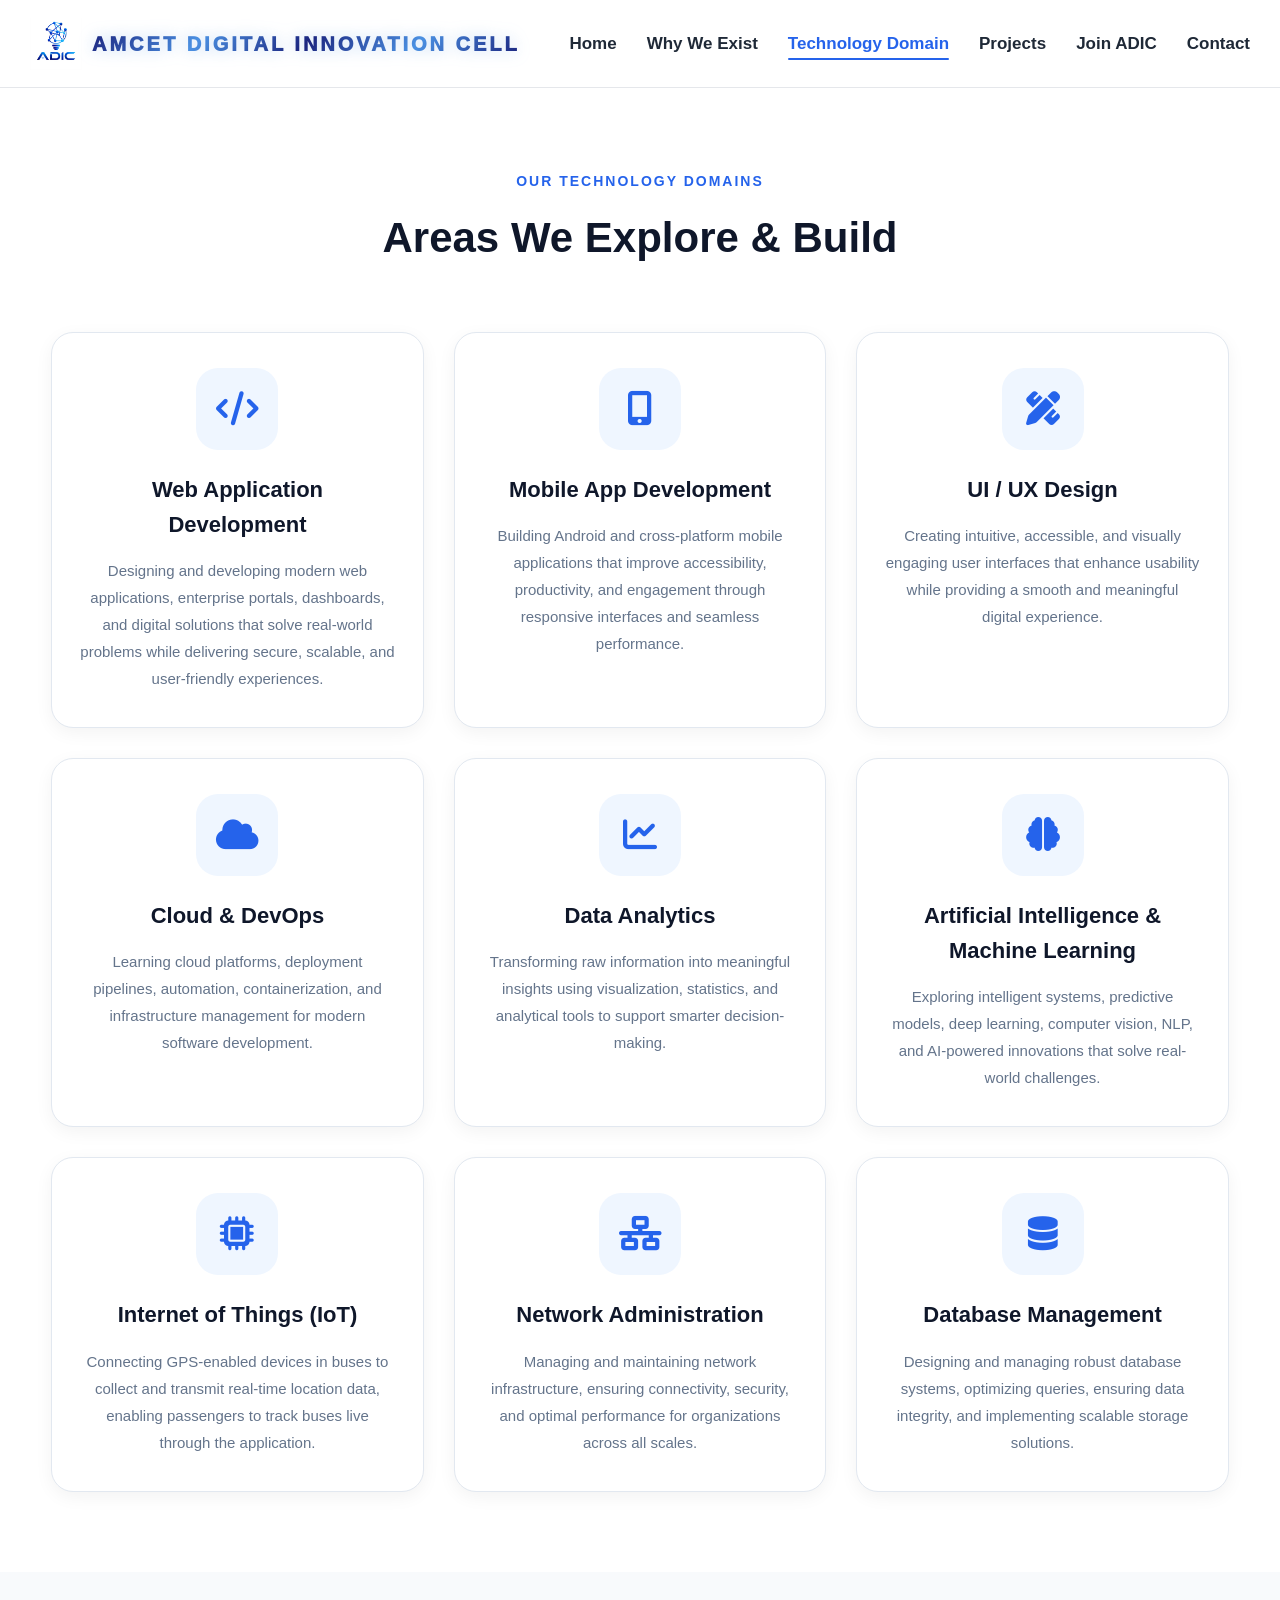
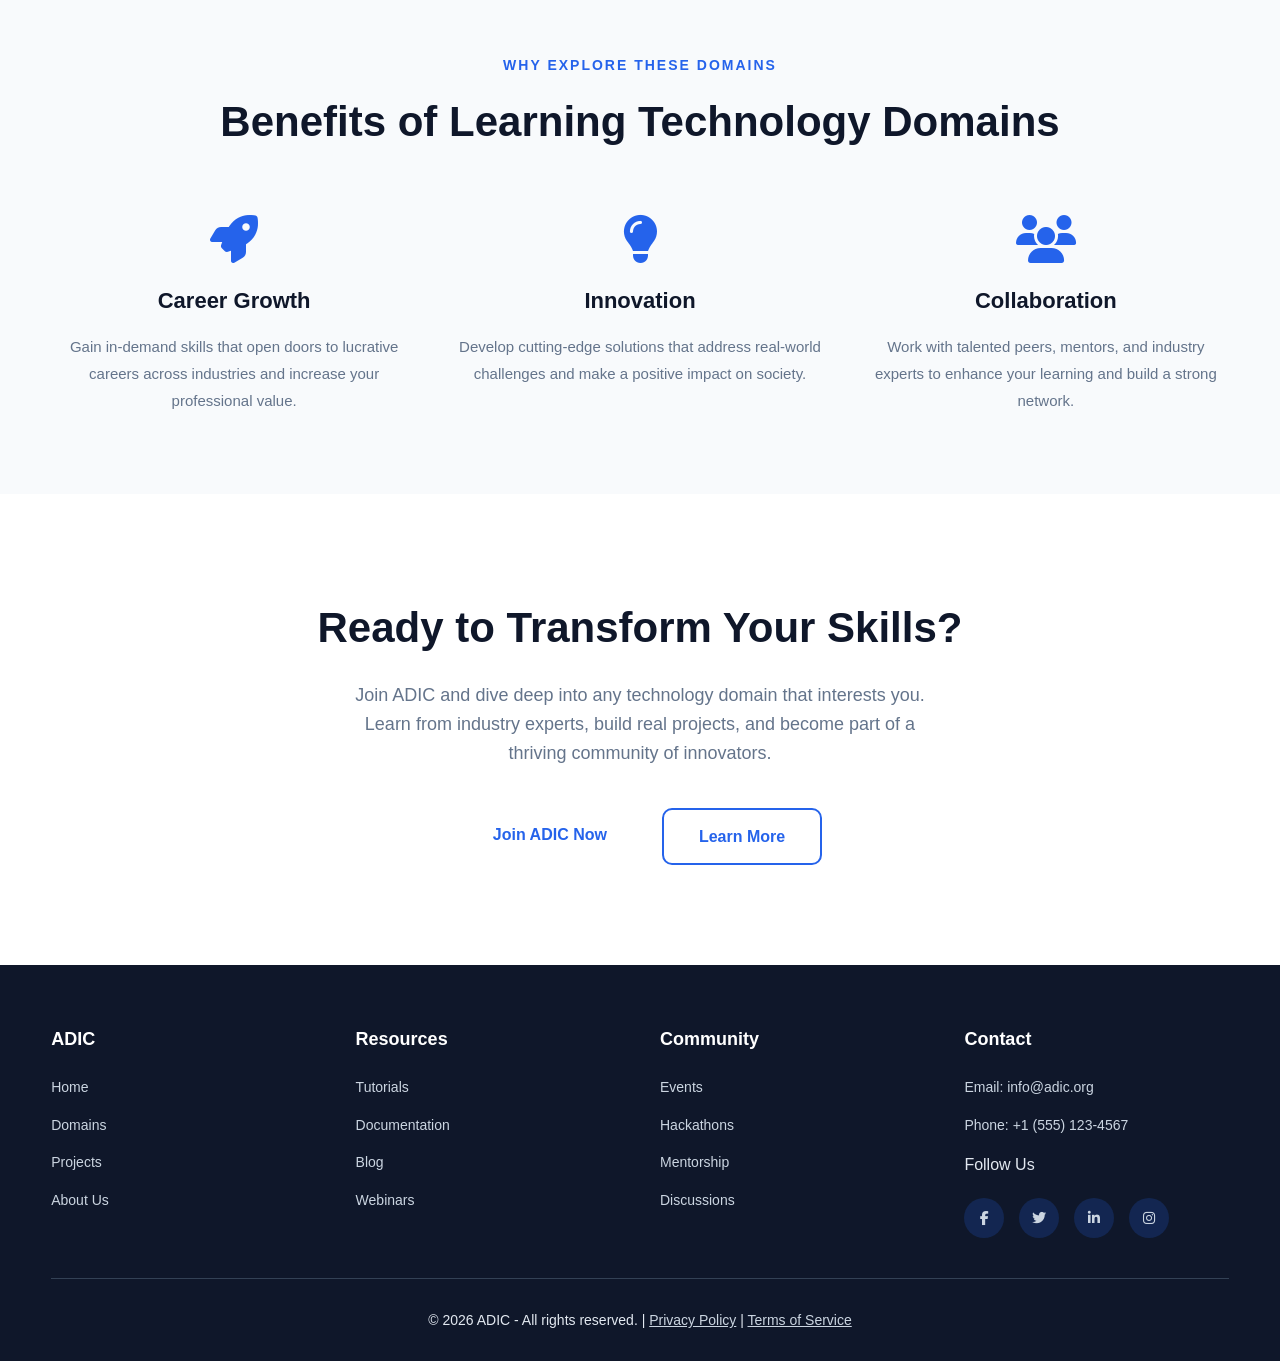
<file: domains.html>
<!DOCTYPE html>
<html lang="en" class="page-domains">
<head>
    <meta charset="UTF-8">
    <meta name="viewport" content="width=device-width, initial-scale=1.0">
    <title>ADIC - Technology Domains</title>

    <!-- Font Awesome -->
    <link rel="stylesheet"
    href="https://cdnjs.cloudflare.com/ajax/libs/font-awesome/6.5.2/css/all.min.css">
<link rel="stylesheet" href="CSS/style.css">
</head>

<body>

<!-- ==================================================
                    NAVBAR
=================================================== -->

<nav class="navbar">

        <div class="logo">

            <img src="assets/logo.jpeg" alt="ADIC Logo" class="adic-logo">

            <div class="logo-text">

                <span class="logo-main">AMCET DIGITAL INNOVATION CELL</span>

            </div>

        </div>


        <ul class="nav-links">

            <li>
                <a href="index.html">
                    Home
                </a>
            </li>

            <li>
                <a href="index.html#vision">
                    Why We Exist
                </a>
            </li>

            <li>
                <a href="domains.html" class="active">
                    Technology Domain
                </a>
            </li>

            <li>
                <a href="Projects.html">
                    Projects
                </a>
            </li>

            <li>
                <a href="index.html#join">
                    Join ADIC
                </a>
            </li>

            <li>
                <a href="index.html#contact">
                    Contact
                </a>
            </li>

        </ul>

    </nav>

</header>

<!-- ==================================================
                TECHNOLOGY DOMAINS
=================================================== -->

<section class="focus-areas" id="domains">

    <div class="container">

        <div class="section-title">
            <span>OUR TECHNOLOGY DOMAINS</span>
            <h2>Areas We Explore & Build</h2>
        </div>

        <div class="focus-grid">

            <!-- CARD 1 -->

            <div class="focus-card">

                <div class="icon">
                    <i class="fas fa-code"></i>
                </div>

                <h3>Web Application Development</h3>

                <p>
                    Designing and developing modern web applications,
                    enterprise portals, dashboards, and digital solutions
                    that solve real-world problems while delivering
                    secure, scalable, and user-friendly experiences.
                </p>

            </div>

            <!-- CARD 2 -->

            <div class="focus-card">

                <div class="icon">
                    <i class="fas fa-mobile-screen-button"></i>
                </div>

                <h3>Mobile App Development</h3>

                <p>
                    Building Android and cross-platform mobile applications
                    that improve accessibility, productivity, and engagement
                    through responsive interfaces and seamless performance.
                </p>

            </div>

            <!-- CARD 3 -->

            <div class="focus-card">

                <div class="icon">
                    <i class="fas fa-pen-ruler"></i>
                </div>

                <h3>UI / UX Design</h3>

                <p>
                    Creating intuitive, accessible, and visually engaging
                    user interfaces that enhance usability while providing
                    a smooth and meaningful digital experience.
                </p>

            </div>

            <!-- CARD 4 -->

            <div class="focus-card">

                <div class="icon">
                    <i class="fas fa-cloud"></i>
                </div>

                <h3>Cloud & DevOps</h3>

                <p>
                    Learning cloud platforms, deployment pipelines,
                    automation, containerization, and infrastructure
                    management for modern software development.
                </p>

            </div>

            <!-- CARD 5 -->

            <div class="focus-card">

                <div class="icon">
                    <i class="fas fa-chart-line"></i>
                </div>

                <h3>Data Analytics</h3>

                <p>
                    Transforming raw information into meaningful insights
                    using visualization, statistics, and analytical tools
                    to support smarter decision-making.
                </p>

            </div>

            <!-- CARD 6 -->

            <div class="focus-card">

                <div class="icon">
                    <i class="fas fa-brain"></i>
                </div>

                <h3>Artificial Intelligence & Machine Learning</h3>

                <p>
                    Exploring intelligent systems, predictive models,
                    deep learning, computer vision, NLP, and AI-powered
                    innovations that solve real-world challenges.
                </p>

            </div>

            <!-- CARD 7 -->

            <div class="focus-card">

                <div class="icon">
                    <i class="fas fa-microchip"></i>
                </div>

                <h3>Internet of Things (IoT)</h3>

                <p>
                   Connecting GPS-enabled devices in buses to collect and transmit real-time location data, enabling passengers to track buses live through the application.
        
                </p>

            </div>

            <!-- CARD 10 -->

            <div class="focus-card">

                <div class="icon">
                    <i class="fas fa-network-wired"></i>
                </div>

                <h3>Network Administration</h3>

                <p>
                    Managing and maintaining network infrastructure, ensuring
                    connectivity, security, and optimal performance for
                    organizations across all scales.
                </p>

            </div>

            <!-- CARD 11 -->

            <div class="focus-card">

                <div class="icon">
                    <i class="fas fa-database"></i>
                </div>

                <h3>Database Management</h3>

                <p>
                    Designing and managing robust database systems, optimizing
                    queries, ensuring data integrity, and implementing
                    scalable storage solutions.
                </p>

            </div>

        </div>

    </div>

</section>

<!-- ==================================================
                BENEFITS SECTION
=================================================== -->

<section class="benefits">

    <div class="container">

        <div class="section-title">
            <span>WHY EXPLORE THESE DOMAINS</span>
            <h2>Benefits of Learning Technology Domains</h2>
        </div>

        <div class="benefits-grid">

            <div class="benefit-item">
                <i class="fas fa-rocket"></i>
                <h4>Career Growth</h4>
                <p>
                    Gain in-demand skills that open doors to lucrative careers
                    across industries and increase your professional value.
                </p>
            </div>

            <div class="benefit-item">
                <i class="fas fa-lightbulb"></i>
                <h4>Innovation</h4>
                <p>
                    Develop cutting-edge solutions that address real-world
                    challenges and make a positive impact on society.
                </p>
            </div>

            <div class="benefit-item">
                <i class="fas fa-users"></i>
                <h4>Collaboration</h4>
                <p>
                    Work with talented peers, mentors, and industry experts
                    to enhance your learning and build a strong network.
                </p>
            </div>

        </div>

    </div>

</section>

<!-- ==================================================
                CTA SECTION
=================================================== -->

<section class="cta-section">

    <div class="container">

        <div class="cta-content">
            <h2>Ready to Transform Your Skills?</h2>
            <p>
                Join ADIC and dive deep into any technology domain that interests you.
                Learn from industry experts, build real projects, and become part of
                a thriving community of innovators.
            </p>
            <div class="hero-buttons">
                <a href="LandingPage.html#join" class="btn btn-primary">Join ADIC Now</a>
                <a href="#contact" class="btn btn-secondary" style="color: #2563EB; border-color: #2563EB;">Learn More</a>
            </div>
        </div>

    </div>

</section>

<!-- ==================================================
                FOOTER
=================================================== -->

<footer class="footer">

    <div class="container">

        <div class="footer-content">

            <div class="footer-col">
                <h4>ADIC</h4>
                <ul>
                    <li><a href="#home">Home</a></li>
                    <li><a href="#domains">Domains</a></li>
                    <li><a href="#projects">Projects</a></li>
                    <li><a href="#about">About Us</a></li>
                </ul>
            </div>

            <div class="footer-col">
                <h4>Resources</h4>
                <ul>
                    <li><a href="#">Tutorials</a></li>
                    <li><a href="#">Documentation</a></li>
                    <li><a href="#">Blog</a></li>
                    <li><a href="#">Webinars</a></li>
                </ul>
            </div>

            <div class="footer-col">
                <h4>Community</h4>
                <ul>
                    <li><a href="#">Events</a></li>
                    <li><a href="#">Hackathons</a></li>
                    <li><a href="#">Mentorship</a></li>
                    <li><a href="#">Discussions</a></li>
                </ul>
            </div>

            <div class="footer-col">
                <h4>Contact</h4>
                <ul>
                    <li><a href="mailto:info@adic.org">Email: info@adic.org</a></li>
                    <li><a href="#">Phone: +1 (555) 123-4567</a></li>
                    <li><p style="margin-top: 15px;">Follow Us</p></li>
                </ul>
                <div class="footer-social">
                    <a href="#" title="Facebook"><i class="fab fa-facebook-f"></i></a>
                    <a href="#" title="Twitter"><i class="fab fa-twitter"></i></a>
                    <a href="#" title="LinkedIn"><i class="fab fa-linkedin-in"></i></a>
                    <a href="#" title="Instagram"><i class="fab fa-instagram"></i></a>
                </div>
            </div>

        </div>

        <div class="footer-bottom">
            <p>&copy; 2026 ADIC - All rights reserved. | <a href="#" style="color: #cbd5e1;">Privacy Policy</a> | <a href="#" style="color: #cbd5e1;">Terms of Service</a></p>
        </div>

    </div>

</footer>

</body>
</html>
</file>
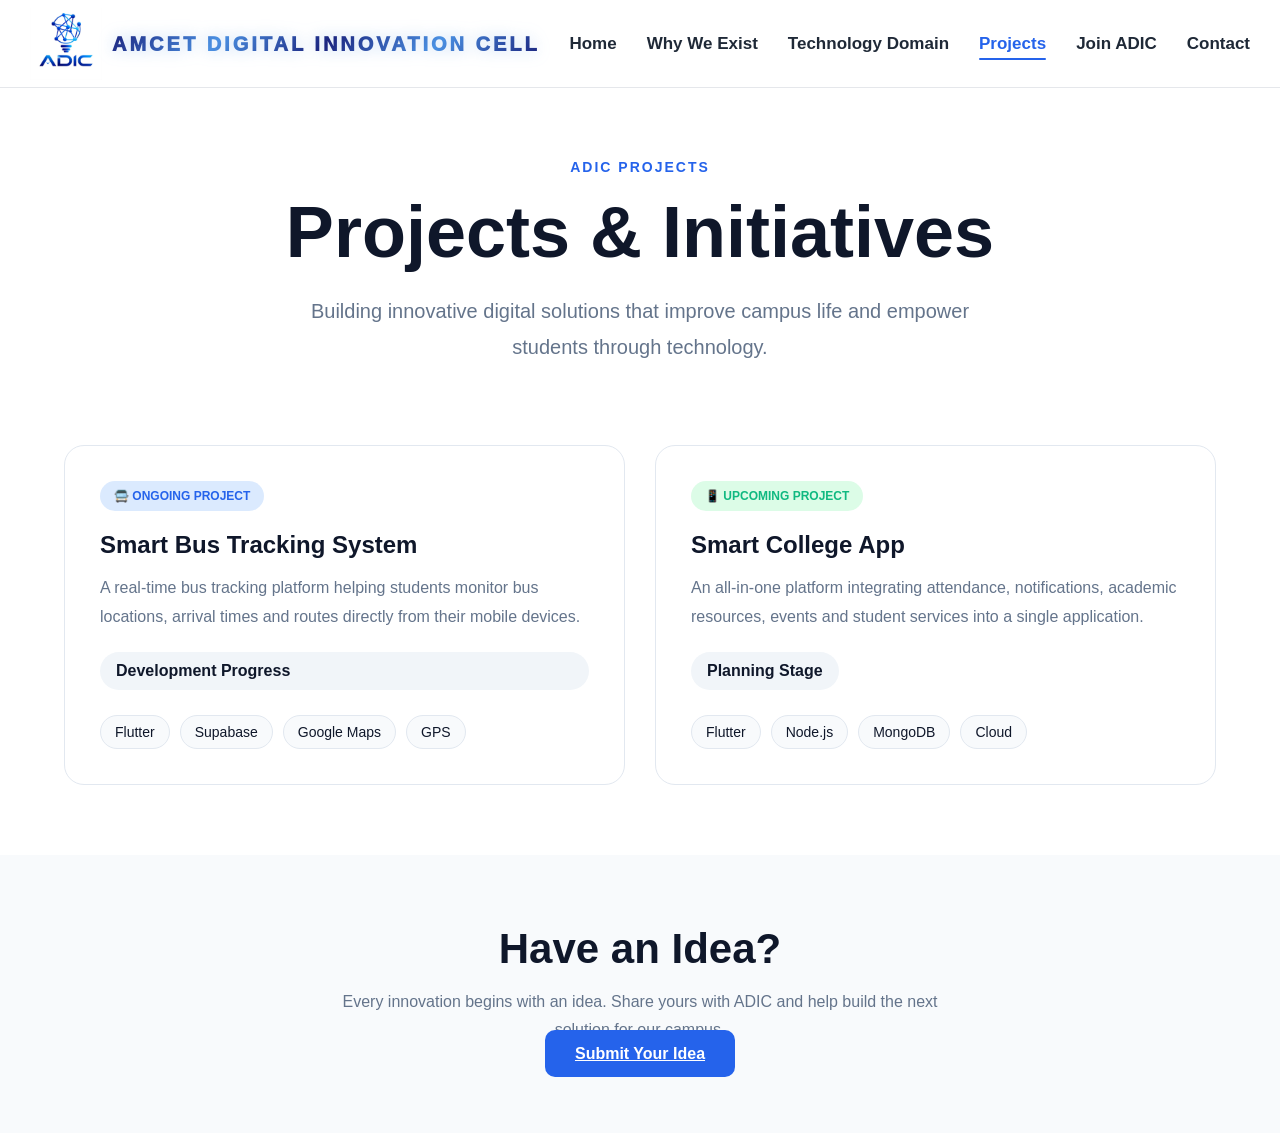
<file: Projects.html>
<!DOCTYPE html>
<html lang="en" class="page-projects">
<head>
    <meta charset="UTF-8">
    <meta name="viewport" content="width=device-width, initial-scale=1.0">
    <title>ADIC Projects</title>

    <link rel="stylesheet" href="CSS/style.css">
</head>

<body>

    <nav class="navbar">

        <div class="logo">

            <img src="assets/logo.jpeg" alt="ADIC Logo" class="adic-logo">

            <div class="logo-text">

                <span class="logo-main">AMCET DIGITAL INNOVATION CELL</span>

            </div>

        </div>

        <ul class="nav-links">

            <li>
                <a href="index.html">
                    Home
                </a>
            </li>

            <li>
                <a href="index.html#vision">
                    Why We Exist
                </a>
            </li>

            <li>
                <a href="domains.html">
                    Technology Domain
                </a>
            </li>

            <li>
                <a href="Projects.html" class="active">
                    Projects
                </a>
            </li>

            <li>
                <a href="index.html#join">
                    Join ADIC
                </a>
            </li>

            <li>
                <a href="index.html#contact">
                    Contact
                </a>
            </li>

        </ul>

    </nav>


    <!-- HERO -->

    <section class="hero">

        <div class="hero-content">

            <span class="hero-tag">
                ADIC PROJECTS
            </span>

            <h1>
                Projects & Initiatives
            </h1>

            <p>
                Building innovative digital solutions that improve
                campus life and empower students through technology.
            </p>

        </div>

    </section>


    <!-- PROJECTS -->

    <section class="projects">

        <!-- ONGOING PROJECT -->

        <div class="project-card">

            <span class="status ongoing">
                🚍 ONGOING PROJECT
            </span>

            <h2>
                Smart Bus Tracking System
            </h2>

            <p>
                A real-time bus tracking platform helping students
                monitor bus locations, arrival times and routes
                directly from their mobile devices.
            </p>

            <div class="progress-info">
                Development Progress
            </div>

            <div class="tech-stack">
                <span>Flutter</span>
                <span>Supabase</span>
                <span>Google Maps</span>
                <span>GPS</span>
            </div>

        </div>


        <!-- UPCOMING PROJECT -->

        <div class="project-card">

            <span class="status upcoming">
                📱 UPCOMING PROJECT
            </span>

            <h2>
                Smart College App
            </h2>

            <p>
                An all-in-one platform integrating attendance,
                notifications, academic resources, events and
                student services into a single application.
            </p>

            <div class="planning-badge">
                Planning Stage
            </div>

            <div class="tech-stack">
                <span>Flutter</span>
                <span>Node.js</span>
                <span>MongoDB</span>
                <span>Cloud</span>
            </div>

        </div>

    </section>


    <!-- IDEA SECTION -->

    <section class="idea-section">

        <h2>
            Have an Idea?
        </h2>

        <p>
            Every innovation begins with an idea.
            Share yours with ADIC and help build
            the next solution for our campus.
        </p>

        <a href="#ideaModal" class="idea-btn">
            Submit Your Idea
        </a>

    </section>


    <!-- MODAL FORM -->

    <div class="modal" id="ideaModal">

        <div class="modal-content">

            <a
                href="#"
                class="close-btn"
                aria-label="Close">
                &times;
            </a>

            <h2>
                Submit Your Idea
            </h2>

            <form
                action="https://formsubmit.co/monikagopi3@gmail.com"
                method="POST">

                <input
                    type="hidden"
                    name="_captcha"
                    value="false">

                <input
                    type="hidden"
                    name="_next"
                    value="https://developer13amcet.github.io/ADIC-Landing-page/Projects.html">

                <input
                    type="text"
                    name="fullName"
                    placeholder="Full Name"
                    required>

                <input
                    type="text"
                    name="department"
                    placeholder="Department"
                    required>

                <input
                    type="email"
                    name="email"
                    placeholder="Email Address"
                    required>

                <input
                    type="text"
                    name="ideaTitle"
                    placeholder="Idea Title"
                    required>

                <textarea
                    name="description"
                    rows="5"
                    placeholder="Describe your idea..."
                    required></textarea>

                <button
                    type="submit"
                    class="submit-btn">
                    Submit Idea
                </button>

            </form>

        </div>

    </div>

</body>
</html>
</file>
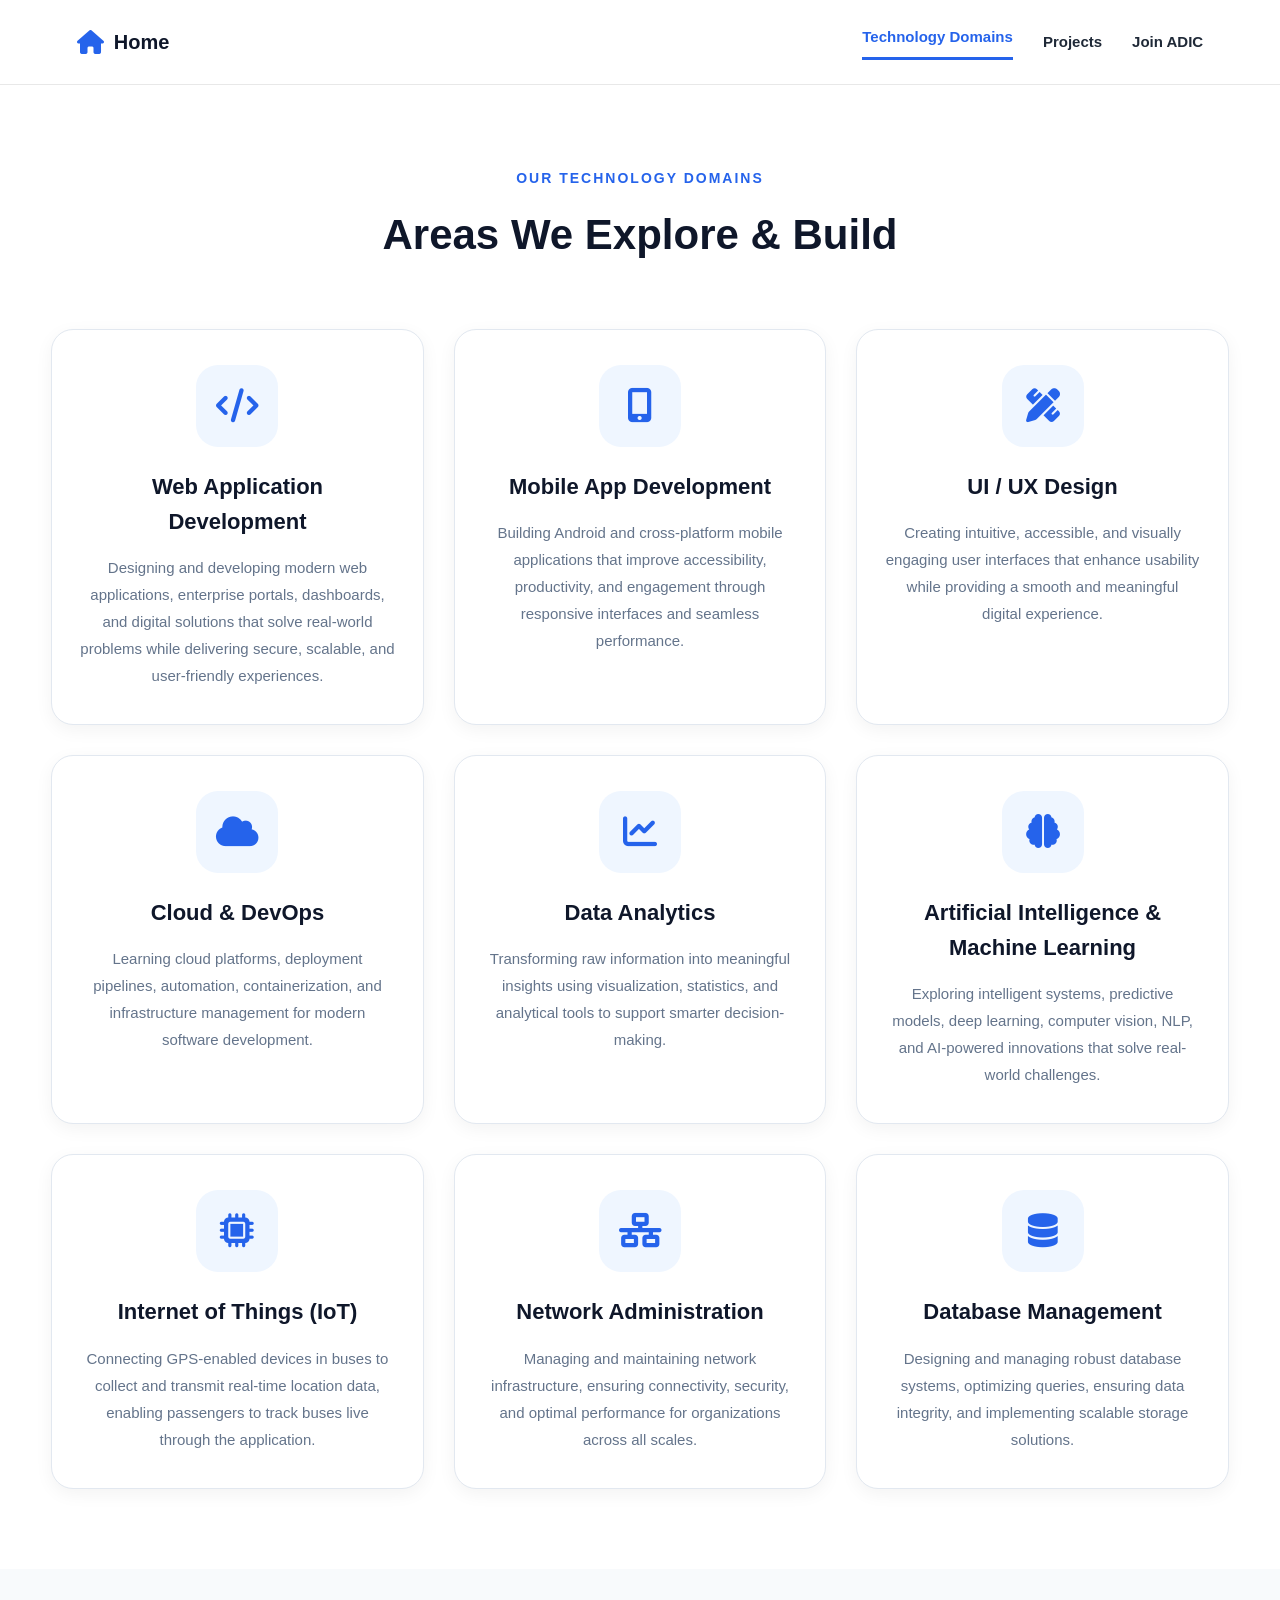
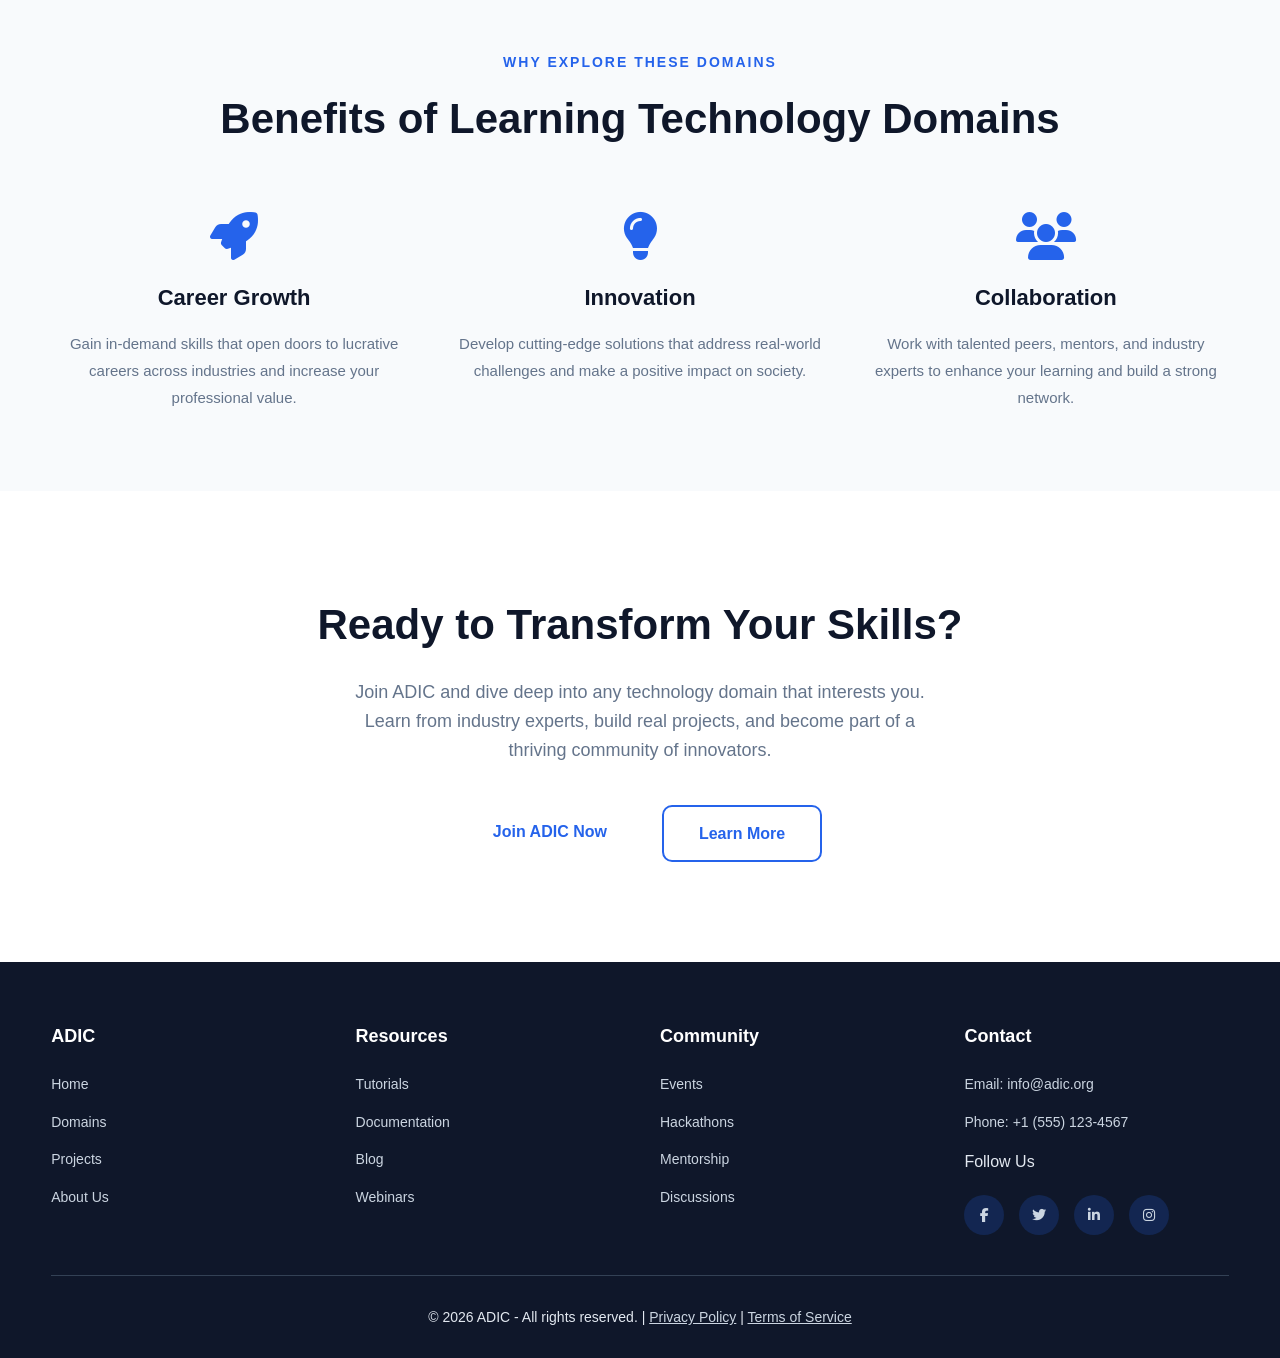
<file: ADIC/domains.html>
<!DOCTYPE html>
<html lang="en">
<head>
    <meta charset="UTF-8">
    <meta name="viewport" content="width=device-width, initial-scale=1.0">
    <title>ADIC - Technology Domains</title>

    <!-- Font Awesome -->
    <link rel="stylesheet"
    href="https://cdnjs.cloudflare.com/ajax/libs/font-awesome/6.5.2/css/all.min.css">
    <style>
        /*====================================================
                    GLOBAL RESET
====================================================*/

*{
    margin:0;
    padding:0;
    box-sizing:border-box;
}

html{
    scroll-behavior:smooth;
    overflow-x:hidden;
}

body{
    font-family:Arial, Helvetica, sans-serif;
    background:#ffffff;
    color:#222;
    line-height:1.6;
    overflow-x:hidden;
}

img{
    max-width:100%;
    display:block;
}

/*====================================================
                    CONTAINER
====================================================*/

.container{
    width:min(92%,1300px);
    margin:auto;
}

/*====================================================
                TECHNOLOGY DOMAINS
====================================================*/

.focus-areas{
    padding:80px 0;
    background:#fff;
}

/*====================================================
                SECTION TITLE
====================================================*/

.section-title{
    text-align:center;
    margin-bottom:60px;
}

.section-title span{
    display:inline-block;
    color:#2563EB;
    font-size:14px;
    font-weight:700;
    letter-spacing:2px;
    text-transform:uppercase;
    margin-bottom:12px;
}

.section-title h2{
    font-size:42px;
    color:#0F172A;
    font-weight:800;
}

/*====================================================
                    GRID
====================================================*/

.focus-grid{
    display:grid;
    grid-template-columns:repeat(3,minmax(0,1fr));
    gap:30px;
}

/*====================================================
                    CARD
====================================================*/

.focus-card{

    background:#fff;

    border:1px solid #E2E8F0;

    border-radius:22px;

    padding:35px 28px;

    text-align:center;

    transition:.35s ease;

    box-shadow:0 5px 18px rgba(0,0,0,.05);

    height:100%;

    display:flex;

    flex-direction:column;

    justify-content:flex-start;
}

.focus-card:hover{

    transform:translateY(-10px);

    border-color:#2563EB;

    box-shadow:0 20px 45px rgba(37,99,235,.15);
}

/*====================================================
                    ICON
====================================================*/

.icon{

    width:82px;

    height:82px;

    margin:0 auto 22px;

    display:flex;

    justify-content:center;

    align-items:center;

    border-radius:22px;

    background:#EFF6FF;

    color:#2563EB;

    font-size:34px;

    transition:.35s;
}

.focus-card:hover .icon{

    background:#2563EB;

    color:#fff;

    transform:translateY(-4px);
}

/*====================================================
                    TEXT
====================================================*/

.focus-card h3{

    font-size:22px;

    color:#0F172A;

    margin-bottom:15px;

    font-weight:700;
}

.focus-card p{

    color:#64748B;

    font-size:15px;

    line-height:1.8;
}

/*====================================================
            LARGE LAPTOPS
====================================================*/

@media(max-width:1200px){

    .container{
        width:95%;
    }

    .focus-grid{
        gap:24px;
    }

}

/*====================================================
                TABLETS
====================================================*/

@media(max-width:992px){

    .focus-grid{

        grid-template-columns:repeat(2,1fr);
    }

    .section-title h2{

        font-size:36px;
    }

    .focus-card{

        padding:32px 24px;
    }

}

/*====================================================
                MOBILE
====================================================*/

@media(max-width:768px){

    .focus-areas{

        padding:60px 0;
    }

    .focus-grid{

        grid-template-columns:1fr;

        gap:22px;
    }

    .section-title{

        margin-bottom:45px;
    }

    .section-title span{

        font-size:13px;
    }

    .section-title h2{

        font-size:30px;
    }

    .focus-card{

        padding:28px 22px;
    }

    .icon{

        width:75px;
        height:75px;
        font-size:30px;
    }

    .focus-card h3{

        font-size:20px;
    }

    .focus-card p{

        font-size:15px;
    }

}

/*====================================================
                SMALL PHONES
====================================================*/

@media(max-width:480px){

    .container{

        width:94%;
    }

    .focus-areas{

        padding:50px 0;
    }

    .section-title span{

        font-size:12px;
    }

    .section-title h2{

        font-size:26px;

        line-height:1.3;
    }

    .focus-card{

        padding:24px 18px;

        border-radius:18px;
    }

    .icon{

        width:68px;
        height:68px;
        font-size:28px;
        border-radius:18px;
    }

    .focus-card h3{

        font-size:19px;
    }

    .focus-card p{

        font-size:14px;
    }

}

/*====================================================
        VERY SMALL DEVICES
====================================================*/

@media(max-width:360px){

    .section-title h2{

        font-size:22px;
    }

    .focus-card{

        padding:20px 16px;
    }

    .focus-card h3{

        font-size:18px;
    }

    .focus-card p{

        font-size:13px;
    }

}

/*====================================================
    DESKTOP MODE ON MOBILE FIX
====================================================*/

@media screen and (max-width:980px){

    body{

        min-width:320px;
    }

    .focus-grid{

        width:100%;
    }

    .focus-card{

        width:100%;
    }

}

/*====================================================
                    HERO SECTION
====================================================*/

.hero{
    background: linear-gradient(135deg, #2563EB 0%, #1e40af 100%);
    color: #fff;
    padding: 120px 0;
    text-align: center;
    position: relative;
    overflow: hidden;
}

.hero::before {
    content: "";
    position: absolute;
    top: 0;
    left: 0;
    right: 0;
    bottom: 0;
    background: radial-gradient(circle at 20% 50%, rgba(255,255,255,0.1) 0%, transparent 50%),
                radial-gradient(circle at 80% 80%, rgba(255,255,255,0.1) 0%, transparent 50%);
    pointer-events: none;
}

.hero-content {
    position: relative;
    z-index: 1;
}

.hero h1{
    font-size: 48px;
    font-weight: 900;
    margin-bottom: 20px;
    line-height: 1.2;
}

.hero p{
    font-size: 18px;
    margin-bottom: 40px;
    opacity: 0.95;
    max-width: 700px;
    margin-left: auto;
    margin-right: auto;
}

.hero-buttons {
    display: flex;
    gap: 20px;
    justify-content: center;
    flex-wrap: wrap;
}

.btn {
    padding: 14px 35px;
    font-size: 16px;
    font-weight: 600;
    border: none;
    border-radius: 10px;
    cursor: pointer;
    transition: .3s ease;
    text-decoration: none;
    display: inline-block;
}

.btn-primary {
    background: #fff;
    color: #2563EB;
}

.btn-primary:hover {
    transform: translateY(-3px);
    box-shadow: 0 10px 30px rgba(0,0,0,0.2);
}

.btn-secondary {
    background: transparent;
    color: #fff;
    border: 2px solid #fff;
}

.btn-secondary:hover {
    background: #fff;
    color: #2563EB;
}

/*====================================================
            BENEFITS SECTION
====================================================*/

.benefits {
    padding: 80px 0;
    background: #f8fafc;
}

.benefits-grid {
    display: grid;
    grid-template-columns: repeat(3, 1fr);
    gap: 40px;
    margin-top: 50px;
}

.benefit-item {
    text-align: center;
}

.benefit-item i {
    font-size: 48px;
    color: #2563EB;
    margin-bottom: 20px;
    display: block;
}

.benefit-item h4 {
    font-size: 22px;
    color: #0F172A;
    margin-bottom: 15px;
    font-weight: 700;
}

.benefit-item p {
    color: #64748B;
    font-size: 15px;
    line-height: 1.8;
}

/*====================================================
            STATISTICS SECTION
====================================================*/

.statistics {
    padding: 80px 0;
    background: linear-gradient(135deg, #2563EB 0%, #1e40af 100%);
    color: #fff;
    text-align: center;
}

.stats-grid {
    display: grid;
    grid-template-columns: repeat(4, 1fr);
    gap: 40px;
    margin-top: 50px;
}

.stat-item h3 {
    font-size: 42px;
    font-weight: 800;
    margin-bottom: 10px;
}

.stat-item p {
    font-size: 16px;
    opacity: 0.95;
}

/*====================================================
            CTA SECTION
====================================================*/

.cta-section {
    padding: 100px 0;
    background: #fff;
    text-align: center;
}

.cta-content h2 {
    font-size: 42px;
    color: #0F172A;
    margin-bottom: 20px;
    font-weight: 800;
}

.cta-content p {
    font-size: 18px;
    color: #64748B;
    margin-bottom: 40px;
    max-width: 600px;
    margin-left: auto;
    margin-right: auto;
}

/*====================================================
            FOOTER
====================================================*/

.footer {
    background: #0F172A;
    color: #e2e8f0;
    padding: 60px 0 30px;
}

.footer-content {
    display: grid;
    grid-template-columns: repeat(4, 1fr);
    gap: 40px;
    margin-bottom: 40px;
}

.footer-col h4 {
    font-size: 18px;
    color: #fff;
    margin-bottom: 20px;
    font-weight: 700;
}

.footer-col ul {
    list-style: none;
}

.footer-col ul li {
    margin-bottom: 12px;
}

.footer-col a {
    color: #cbd5e1;
    text-decoration: none;
    font-size: 14px;
    transition: .3s;
}

.footer-col a:hover {
    color: #2563EB;
}

.footer-social {
    display: flex;
    gap: 15px;
    margin-top: 20px;
}

.footer-social a {
    width: 40px;
    height: 40px;
    background: rgba(37, 99, 235, 0.2);
    border-radius: 50%;
    display: flex;
    align-items: center;
    justify-content: center;
    transition: .3s;
}

.footer-social a:hover {
    background: #2563EB;
    color: #fff;
}

.footer-bottom {
    border-top: 1px solid #334155;
    padding-top: 30px;
    text-align: center;
    font-size: 14px;
}

/*====================================================
            RESPONSIVE - BENEFITS
====================================================*/

@media(max-width: 992px){
    .benefits-grid {
        grid-template-columns: repeat(2, 1fr);
    }

    .hero h1 {
        font-size: 36px;
    }

    .hero p {
        font-size: 16px;
    }
}

/*====================================================
            RESPONSIVE - STATISTICS
====================================================*/

@media(max-width: 768px){
    .stats-grid {
        grid-template-columns: repeat(2, 1fr);
        gap: 30px;
    }

    .stat-item h3 {
        font-size: 36px;
    }

    .benefits-grid {
        grid-template-columns: 1fr;
        gap: 30px;
    }

    .hero {
        padding: 80px 0;
    }

    .hero h1 {
        font-size: 28px;
    }

    .cta-section {
        padding: 60px 0;
    }

    .cta-content h2 {
        font-size: 32px;
    }

    .footer-content {
        grid-template-columns: repeat(2, 1fr);
        gap: 30px;
    }
}

@media(max-width: 480px){
    .stats-grid {
        grid-template-columns: 1fr;
    }

    .stat-item h3 {
        font-size: 32px;
    }

    .hero h1 {
        font-size: 24px;
    }

    .hero p {
        font-size: 14px;
    }

    .hero-buttons {
        gap: 10px;
    }

    .btn {
        padding: 12px 25px;
        font-size: 14px;
    }

    .footer-content {
        grid-template-columns: 1fr;
    }

    .cta-content h2 {
        font-size: 26px;
    }
}
/*====================================================
                    NAVBAR
====================================================*/

.navbar{
    position: sticky;
    top: 0;
    z-index: 999;

    width: 100%;
    height: 85px;

    background: #fff;

    display: flex;
    justify-content: space-between;
    align-items: center;

    padding: 0 6%;

    border-bottom: 1px solid #e8e8e8;
}

/*====================================================
                    LOGO
====================================================*/

.logo{
    display: flex;
    align-items: center;
    gap: 18px;

    flex-shrink: 0;
}

.college-logo{
    height: 45px;
    width: auto;
}

.college-info{
    height: 30px;
    width: auto;
}

.logo > img:last-of-type{
    height: 52px;
    width: auto;
}

.logo p{
    font-size: 13px;
    font-weight: 700;
    line-height: 1.3;
    color: #111827;
}

.vrline{
    width: 1px;
    height: 45px;
    background: #d8d8d8;
}

/*====================================================
                    NAV LINKS
====================================================*/

.nav-links{
    display: flex;
    align-items: center;
    gap: 28px;
}

.nav-links a{
    color: #1f2937;
    font-size: 15px;
    font-weight: 600;
    transition: .3s;
}

.nav-links a:hover{
    color: #2563EB;
}

.nav-links .active{
    color: #2563EB;
    position: relative;
}

.nav-links .active::after{
    content: "";

    position: absolute;

    left: 0;
    bottom: -8px;

    width: 100%;
    height: 3px;

    border-radius: 20px;

    background: #2563EB;
}
@media(max-width:992px){

    .navbar{
        height: auto;
        padding: 20px 5%;
        flex-direction: column;
        gap: 18px;
    }

    .logo{
        justify-content: center;
    }

    .nav-links{
        flex-wrap: wrap;
        justify-content: center;
        gap: 18px;
    }
}
@media(max-width:768px){

    .logo{
        gap: 10px;
    }

    .college-logo{
        height: 38px;
    }

    .college-info{
        height: 22px;
    }

    .logo > img:last-of-type{
        height: 42px;
    }

    .logo p{
        font-size: 12px;
    }

    .nav-links{
        gap: 12px;
    }

    .nav-links a{
        font-size: 14px;
    }
}
@media(max-width:480px){

    .nav-links{
        gap: 10px;
    }

    .nav-links a{
        font-size: 13px;
    }

    .logo{
        flex-wrap: wrap;
    }

    .vrline{
        display: none;
    }
}
    </style>

</head>

<body>

<!-- ==================================================
                    NAVBAR
=================================================== -->

<nav class="navbar">
    <div class="container" style="display: flex; justify-content: space-between; align-items: center; width: 100%;">
        <a href="LandingPage.html" style="display: flex; align-items: center; text-decoration: none; color: #0F172A; font-weight: 700; font-size: 20px; gap: 10px;">
            <i class="fas fa-home" style="color: #2563EB; font-size: 24px;"></i>
            Home
        </a>
        <div style="display: flex; gap: 30px; align-items: center;">
            <a href="domains.html" style="color: #1f2937; font-size: 15px; font-weight: 600; text-decoration: none; color: #2563EB; border-bottom: 3px solid #2563EB; padding-bottom: 8px;">Technology Domains</a>
            <a href="Projects.html" style="color: #1f2937; font-size: 15px; font-weight: 600; text-decoration: none; transition: .3s;">Projects</a>
            <a href="LandingPage.html#join" style="color: #1f2937; font-size: 15px; font-weight: 600; text-decoration: none; transition: .3s;">Join ADIC</a>
        </div>
    </div>
</nav>

</header>

<!-- ==================================================
                TECHNOLOGY DOMAINS
=================================================== -->

<section class="focus-areas" id="domains">

    <div class="container">

        <div class="section-title">
            <span>OUR TECHNOLOGY DOMAINS</span>
            <h2>Areas We Explore & Build</h2>
        </div>

        <div class="focus-grid">

            <!-- CARD 1 -->

            <div class="focus-card">

                <div class="icon">
                    <i class="fas fa-code"></i>
                </div>

                <h3>Web Application Development</h3>

                <p>
                    Designing and developing modern web applications,
                    enterprise portals, dashboards, and digital solutions
                    that solve real-world problems while delivering
                    secure, scalable, and user-friendly experiences.
                </p>

            </div>

            <!-- CARD 2 -->

            <div class="focus-card">

                <div class="icon">
                    <i class="fas fa-mobile-screen-button"></i>
                </div>

                <h3>Mobile App Development</h3>

                <p>
                    Building Android and cross-platform mobile applications
                    that improve accessibility, productivity, and engagement
                    through responsive interfaces and seamless performance.
                </p>

            </div>

            <!-- CARD 3 -->

            <div class="focus-card">

                <div class="icon">
                    <i class="fas fa-pen-ruler"></i>
                </div>

                <h3>UI / UX Design</h3>

                <p>
                    Creating intuitive, accessible, and visually engaging
                    user interfaces that enhance usability while providing
                    a smooth and meaningful digital experience.
                </p>

            </div>

            <!-- CARD 4 -->

            <div class="focus-card">

                <div class="icon">
                    <i class="fas fa-cloud"></i>
                </div>

                <h3>Cloud & DevOps</h3>

                <p>
                    Learning cloud platforms, deployment pipelines,
                    automation, containerization, and infrastructure
                    management for modern software development.
                </p>

            </div>

            <!-- CARD 5 -->

            <div class="focus-card">

                <div class="icon">
                    <i class="fas fa-chart-line"></i>
                </div>

                <h3>Data Analytics</h3>

                <p>
                    Transforming raw information into meaningful insights
                    using visualization, statistics, and analytical tools
                    to support smarter decision-making.
                </p>

            </div>

            <!-- CARD 6 -->

            <div class="focus-card">

                <div class="icon">
                    <i class="fas fa-brain"></i>
                </div>

                <h3>Artificial Intelligence & Machine Learning</h3>

                <p>
                    Exploring intelligent systems, predictive models,
                    deep learning, computer vision, NLP, and AI-powered
                    innovations that solve real-world challenges.
                </p>

            </div>

            <!-- CARD 7 -->

            <div class="focus-card">

                <div class="icon">
                    <i class="fas fa-microchip"></i>
                </div>

                <h3>Internet of Things (IoT)</h3>

                <p>
                   Connecting GPS-enabled devices in buses to collect and transmit real-time location data, enabling passengers to track buses live through the application.
        
                </p>

            </div>

            <!-- CARD 10 -->

            <div class="focus-card">

                <div class="icon">
                    <i class="fas fa-network-wired"></i>
                </div>

                <h3>Network Administration</h3>

                <p>
                    Managing and maintaining network infrastructure, ensuring
                    connectivity, security, and optimal performance for
                    organizations across all scales.
                </p>

            </div>

            <!-- CARD 11 -->

            <div class="focus-card">

                <div class="icon">
                    <i class="fas fa-database"></i>
                </div>

                <h3>Database Management</h3>

                <p>
                    Designing and managing robust database systems, optimizing
                    queries, ensuring data integrity, and implementing
                    scalable storage solutions.
                </p>

            </div>

        </div>

    </div>

</section>

<!-- ==================================================
                BENEFITS SECTION
=================================================== -->

<section class="benefits">

    <div class="container">

        <div class="section-title">
            <span>WHY EXPLORE THESE DOMAINS</span>
            <h2>Benefits of Learning Technology Domains</h2>
        </div>

        <div class="benefits-grid">

            <div class="benefit-item">
                <i class="fas fa-rocket"></i>
                <h4>Career Growth</h4>
                <p>
                    Gain in-demand skills that open doors to lucrative careers
                    across industries and increase your professional value.
                </p>
            </div>

            <div class="benefit-item">
                <i class="fas fa-lightbulb"></i>
                <h4>Innovation</h4>
                <p>
                    Develop cutting-edge solutions that address real-world
                    challenges and make a positive impact on society.
                </p>
            </div>

            <div class="benefit-item">
                <i class="fas fa-users"></i>
                <h4>Collaboration</h4>
                <p>
                    Work with talented peers, mentors, and industry experts
                    to enhance your learning and build a strong network.
                </p>
            </div>

        </div>

    </div>

</section>

<!-- ==================================================
                CTA SECTION
=================================================== -->

<section class="cta-section">

    <div class="container">

        <div class="cta-content">
            <h2>Ready to Transform Your Skills?</h2>
            <p>
                Join ADIC and dive deep into any technology domain that interests you.
                Learn from industry experts, build real projects, and become part of
                a thriving community of innovators.
            </p>
            <div class="hero-buttons">
                <a href="LandingPage.html#join" class="btn btn-primary">Join ADIC Now</a>
                <a href="#contact" class="btn btn-secondary" style="color: #2563EB; border-color: #2563EB;">Learn More</a>
            </div>
        </div>

    </div>

</section>

<!-- ==================================================
                FOOTER
=================================================== -->

<footer class="footer">

    <div class="container">

        <div class="footer-content">

            <div class="footer-col">
                <h4>ADIC</h4>
                <ul>
                    <li><a href="#home">Home</a></li>
                    <li><a href="#domains">Domains</a></li>
                    <li><a href="#projects">Projects</a></li>
                    <li><a href="#about">About Us</a></li>
                </ul>
            </div>

            <div class="footer-col">
                <h4>Resources</h4>
                <ul>
                    <li><a href="#">Tutorials</a></li>
                    <li><a href="#">Documentation</a></li>
                    <li><a href="#">Blog</a></li>
                    <li><a href="#">Webinars</a></li>
                </ul>
            </div>

            <div class="footer-col">
                <h4>Community</h4>
                <ul>
                    <li><a href="#">Events</a></li>
                    <li><a href="#">Hackathons</a></li>
                    <li><a href="#">Mentorship</a></li>
                    <li><a href="#">Discussions</a></li>
                </ul>
            </div>

            <div class="footer-col">
                <h4>Contact</h4>
                <ul>
                    <li><a href="mailto:info@adic.org">Email: info@adic.org</a></li>
                    <li><a href="#">Phone: +1 (555) 123-4567</a></li>
                    <li><p style="margin-top: 15px;">Follow Us</p></li>
                </ul>
                <div class="footer-social">
                    <a href="#" title="Facebook"><i class="fab fa-facebook-f"></i></a>
                    <a href="#" title="Twitter"><i class="fab fa-twitter"></i></a>
                    <a href="#" title="LinkedIn"><i class="fab fa-linkedin-in"></i></a>
                    <a href="#" title="Instagram"><i class="fab fa-instagram"></i></a>
                </div>
            </div>

        </div>

        <div class="footer-bottom">
            <p>&copy; 2026 ADIC - All rights reserved. | <a href="#" style="color: #cbd5e1;">Privacy Policy</a> | <a href="#" style="color: #cbd5e1;">Terms of Service</a></p>
        </div>

    </div>

</footer>

</body>
</html>
</file>
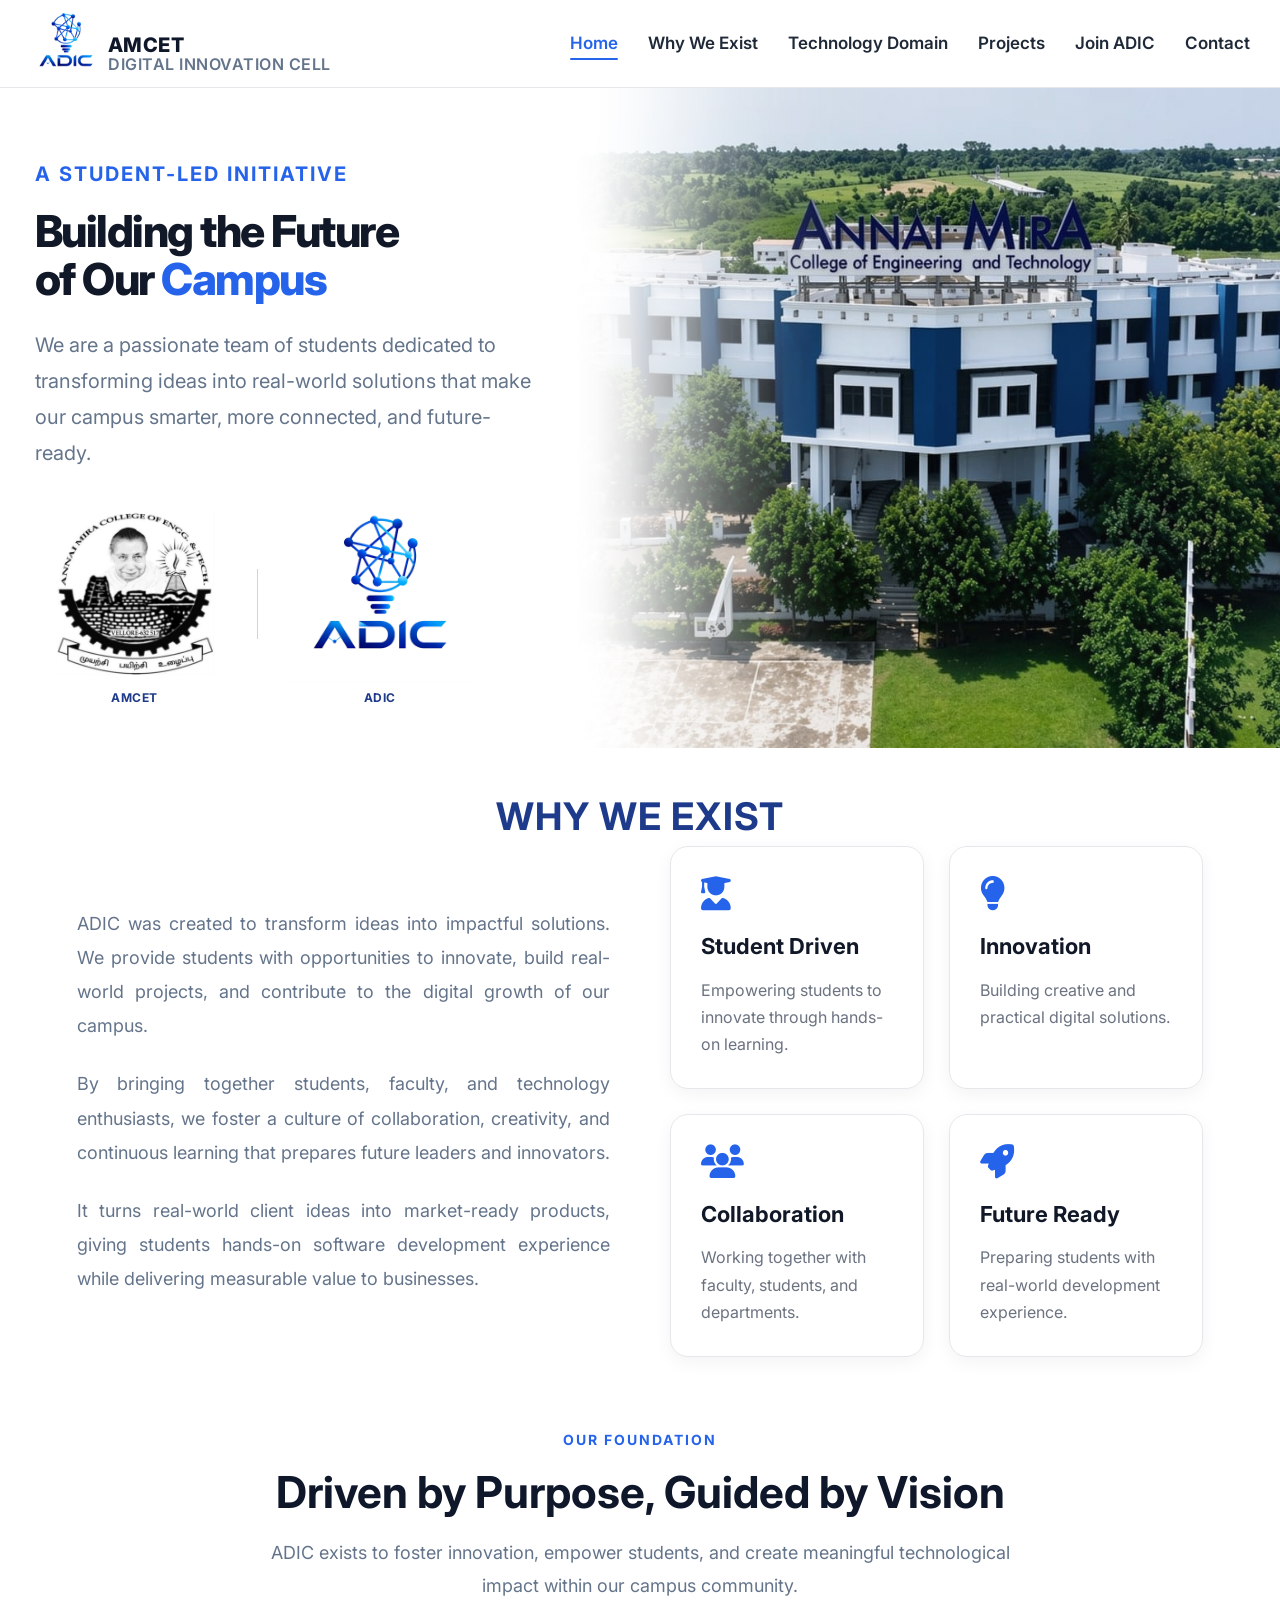
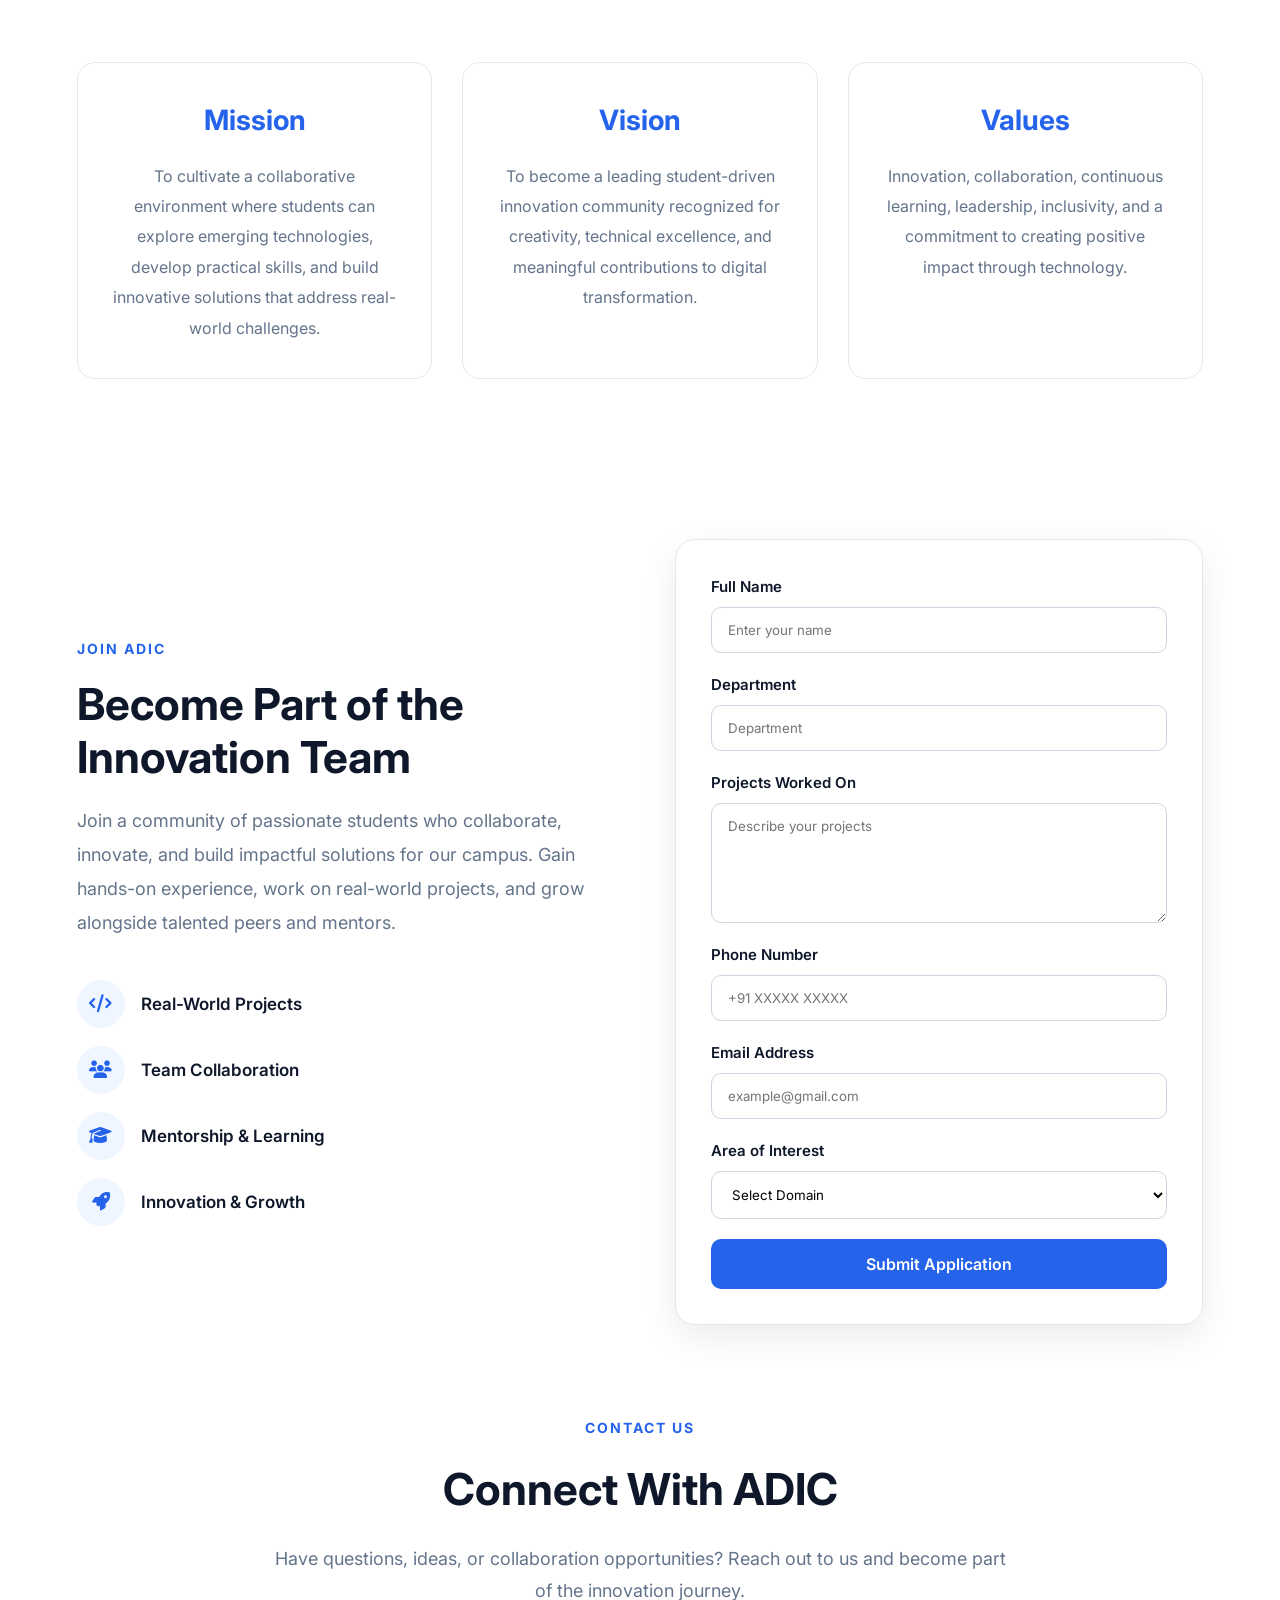
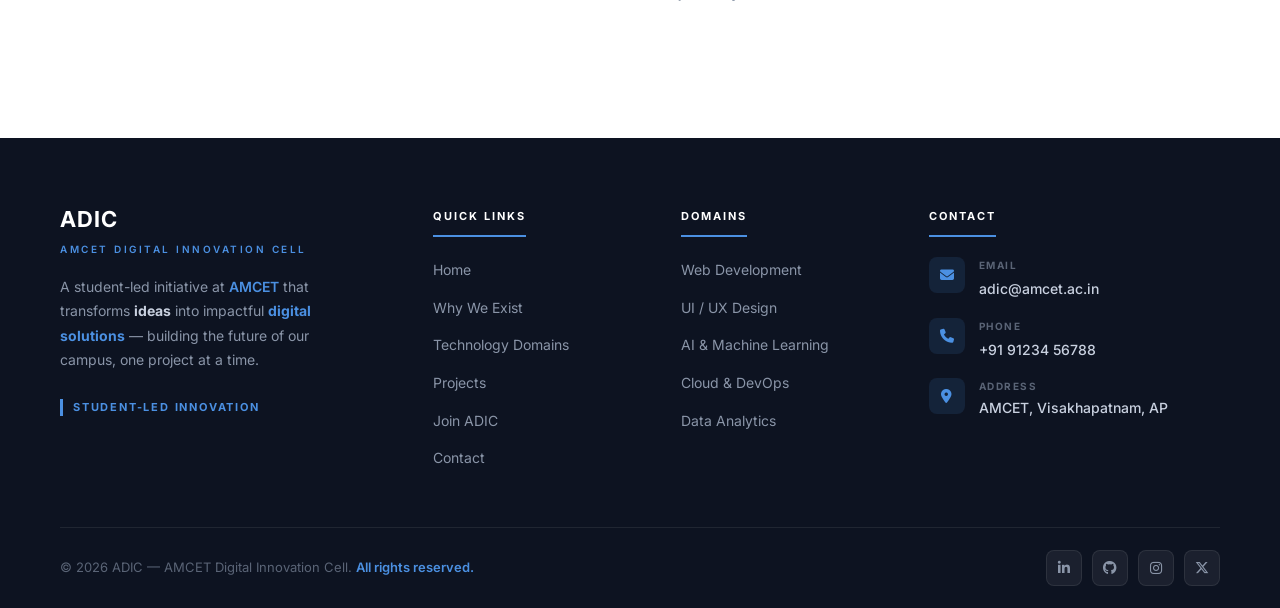
<file: ADIC/LandingPage.html>
<!DOCTYPE html>
<html lang="en">

<head>
    <meta charset="UTF-8">
    <meta name="viewport" content="width=device-width, initial-scale=1.0">

    <title>AMCET Digital Innovation Cell</title>

    <link rel="preconnect" href="https://fonts.googleapis.com">
    <link rel="preconnect" href="https://fonts.gstatic.com" crossorigin>

    <link rel="stylesheet" href="https://cdnjs.cloudflare.com/ajax/libs/font-awesome/6.5.2/css/all.min.css">

    <link href="https://fonts.googleapis.com/css2?family=Inter:wght@400;500;600;700;800&display=swap" rel="stylesheet">

    <style>
        /* =========================================================
           RESET
        ========================================================= */

        * {
            margin: 0;
            padding: 0;
            box-sizing: border-box;
        }

        html {
            scroll-behavior: smooth;
            scrollbar-width: none;
        }

        html::-webkit-scrollbar {
            display: none;
        }

        body {
            margin: 0;
            padding: 0;
            font-family: "Inter", sans-serif;
            color: #1f2937;
            background: #ffffff;
            line-height: 1.6;
            overflow-x: hidden;
            scrollbar-width: none;
        }

        body::-webkit-scrollbar {
            display: none;
        }

        button,
        input,
        textarea,
        select {
            font-family: inherit;
        }

        a {
            text-decoration: none;
        }


        /* =========================================================
           NAVBAR
        ========================================================= */

        .navbar {
            position: sticky;
            top: 0;
            z-index: 999;

            width: 100%;
            min-height: 88px;

            display: flex;
            align-items: center;

            padding: 0 30px;

            background: #ffffff;
            border-bottom: 1px solid #e5e7eb;

            overflow: hidden;
        }


        /* =========================================================
           LOGO
        ========================================================= */

        .logo {
            display: flex;
            align-items: flex-end;
            gap: 6px;

            flex-shrink: 0;
            margin-right: 25px;
        }

        .adic-logo {
            width: 72px;
            height: 72px;

            object-fit: contain;
            flex-shrink: 0;
        }

        .logo-text {
            display: flex;
            flex-direction: column;
            justify-content: flex-end;

            padding-bottom: 6px;

            white-space: nowrap;
        }

        .logo-main {
            color: #0f172a;
            font-size: 20px;
            font-weight: 800;

            line-height: 1.05;
            letter-spacing: .4px;
        }

        .logo-sub {
            color: #64748b;
            font-size: 16px;
            font-weight: 600;

            line-height: 1.1;
            letter-spacing: .5px;
        }


        /* =========================================================
           NAVIGATION
        ========================================================= */

        .nav-links {
            display: flex;
            align-items: center;

            gap: 30px;
            margin-left: auto;
            padding: 0;

            list-style: none;
            flex-shrink: 0;
        }

        .nav-links a {
            position: relative;

            color: #1f2937;

            font-size: 17px;
            font-weight: 600;


            white-space: nowrap;

            transition: color .3s ease;
        }

        .nav-links a:hover {
            color: #2563eb;
        }

        .nav-links .active {
            color: #2563eb;
        }

        .nav-links .active::after {
            content: "";

            position: absolute;

            left: 0;
            bottom: -7px;

            width: 100%;
            height: 2px;

            border-radius: 10px;

            background: #2563eb;
        }


        /* =========================================================
           HERO
           
           IMPORTANT:
           No gap between text and image.
        ========================================================= */

        .hero {
            display: grid;

            grid-template-columns: 45% 55%;

            width: 100%;

            min-height: 560px;

            margin: 0;
            padding: 0;

            align-items: stretch;

            overflow: hidden;

            background: #ffffff;
        }


        /* =========================================================
           HERO LEFT CONTENT
        ========================================================= */

        .hero-copy {
            position: relative;
            z-index: 5;

            width: 100%;
            min-width: 0;

            padding: 70px 6%;

            display: flex;
            flex-direction: column;

            justify-content: center;
            align-items: flex-start;

            text-align: left;

            background: #ffffff;
        }

        .eyebrow {
            margin-bottom: 18px;

            color: #2563eb;

            text-transform: uppercase;

            font-size: 20px;
            font-weight: 700;

            letter-spacing: 2px;
        }

        .hero h1 {
            margin: 0 0 24px;

            color: #111827;

            font-size: 44px;
            font-weight: 800;

            line-height: 1.08;
            letter-spacing: -1.5px;
        }

        .blue {
            color: #2563eb;
        }

        .hero-copy>p {
            width: 100%;
            max-width: 580px;

            margin: 0;

            color: #64748b;

            font-size: 20px;
            line-height: 1.8;
        }


        /* =========================================================
           AMCET + ADIC LOGOS
        ========================================================= */

        .logo-partnership {
            display: flex;
            align-items: center;
            justify-content: flex-start;

            gap: 22px;

            margin-top: 32px;
        }

        .institution-logo {
            display: flex;
            flex-direction: column;

            align-items: center;
            justify-content: center;

            text-align: center;
        }

        .institution-logo img {
            width: 200px;
            height: 180px;

            object-fit: contain;

            display: block;

            margin: 0 0 7px;
        }

        .institution-logo p {
            margin: 0;

            color: #1e3a8a;

            font-size: 12px;
            font-weight: 700;

            line-height: 1.3;
            letter-spacing: .5px;

            text-align: center;
        }

        .logo-divider {
            width: 1px;
            height: 70px;

            background: #cbd5e1;

            flex-shrink: 0;
        }


        /* =========================================================
           HERO IMAGE
           
           IMPORTANT:
           Image touches the hero text area directly.
        ========================================================= */

        .hero-image {
            position: relative;

            width: 100%;
            height: 660px;
            min-height: 660px;

            margin: 0;
            padding: 0;

            overflow: hidden;

            background: #ffffff;
        }

        .hero-image img {
            position: absolute;

            inset: 0;

            width: 100%;
            height: 100%;

            max-width: none;

            display: block;

            object-fit: cover;
            object-position: center;

            transform: scale(1.02);

            filter:
                saturate(.88) contrast(.96) brightness(.99);

            transition:
                transform .8s ease,
                filter .8s ease;
        }


        /* =========================================================
           HERO FADE

           The fade starts from the exact left edge of the image,
           which is the same point where the hero text ends.

           It is NOT starting halfway into the image anymore.
        ========================================================= */

        .hero-image::before {
            content: "";

            position: absolute;

            z-index: 2;

            top: 0;
            bottom: 0;
            left: 0;

            width: 38%;

            pointer-events: none;

            background: linear-gradient(90deg,
                    #ffffff 0%,
                    rgba(255, 255, 255, .98) 8%,
                    rgba(255, 255, 255, .88) 20%,
                    rgba(255, 255, 255, .65) 35%,
                    rgba(255, 255, 255, .35) 55%,
                    rgba(255, 255, 255, .10) 78%,
                    transparent 100%);
        }

        .hero-image::after {
            content: "";

            position: absolute;

            z-index: 3;

            inset: 0;

            pointer-events: none;

            background:
                linear-gradient(90deg,
                    rgba(255, 255, 255, .08) 0%,
                    transparent 35%,
                    rgba(37, 99, 235, .025) 100%);
        }

        .hero-image:hover img {
            transform: scale(1.04);

            filter:
                saturate(.94) contrast(1) brightness(1);
        }


        /* =========================================================
           WHY WE EXIST
        ========================================================= */

        .why-exist {
            width: 100%;

            margin: 0;
            padding: 0 6% 60px;

            background: #ffffff;
        }

        .section-title {
            margin: 0;
            padding: 0;
        }

        .section-title p {
            margin-top: 10px;

            text-align: center;

            font-size: 38px;
            font-weight: 700;

            color: #1e3a8a;

            text-transform: uppercase;

            letter-spacing: 1px;
        }

        .why-container {
            max-width: 1300px;

            margin: 0 auto;

            display: flex;

            align-items: center;
            justify-content: space-between;

            gap: 60px;
        }

        .why-content {
            flex: 1;
        }

        .why-content p {
            margin: 0 0 24px;

            font-size: 18px;
            line-height: 1.9;

            color: #64748b;

            text-align: justify;
        }

        .why-content p:last-child {
            margin-bottom: 0;
        }

        .why-cards {
            flex: 1;

            display: grid;

            grid-template-columns: repeat(2, 1fr);

            gap: 25px;
        }

        .card {
            padding: 30px;

            background: #ffffff;

            border: 1px solid #e5e7eb;
            border-radius: 18px;

            box-shadow: 0 5px 18px rgba(0, 0, 0, .05);

            transition: all .35s ease;
        }

        .card:hover {
            transform: translateY(-8px);

            box-shadow:
                0 20px 40px rgba(37, 99, 235, .15);
        }

        .card i {
            margin-bottom: 18px;

            font-size: 34px;

            color: #2563eb;
        }

        .card h3 {
            margin-bottom: 12px;

            font-size: 22px;

            color: #111827;
        }

        .card p {
            font-size: 16px;

            color: #6b7280;

            line-height: 1.7;
        }


        /* =========================================================
           PURPOSE
        ========================================================= */

        .purpose-section {
            width: 100%;

            margin: 0;

            padding: 10px 6% 70px;

            background: #ffffff;
        }

        .purpose-header {
            max-width: 800px;

            margin: 0 auto 60px;

            text-align: center;
        }

        .purpose-header span {
            display: inline-block;

            margin-bottom: 15px;

            color: #2563eb;

            font-size: 14px;
            font-weight: 700;

            letter-spacing: 2px;

            text-transform: uppercase;
        }

        .purpose-header h2 {
            margin-bottom: 18px;

            font-size: 44px;

            color: #0f172a;

            line-height: 1.2;
        }

        .purpose-header p {
            font-size: 18px;

            color: #64748b;

            line-height: 1.8;
        }

        .purpose-content {
            max-width: 1300px;

            margin: auto;

            display: grid;

            grid-template-columns: repeat(3, 1fr);

            gap: 30px;
        }

        .purpose-item {
            padding: 35px;

            background: #ffffff;

            border: 1px solid #e2e8f0;

            border-radius: 18px;

            display: flex;
            flex-direction: column;

            align-items: center;

            text-align: center;

            transition: all .35s ease;
        }

        .purpose-item:hover {
            transform: translateY(-10px);

            box-shadow:
                0 20px 40px rgba(37, 99, 235, .12);
        }

        .purpose-item h3 {
            margin-bottom: 18px;

            font-size: 28px;

            color: #2563eb;
        }

        .purpose-item p {
            color: #64748b;

            line-height: 1.9;

            font-size: 16px;
        }


        /* =========================================================
           JOIN ADIC
        ========================================================= */

        .join-adic {
            width: 100%;
            max-width: 1400px;

            margin: auto;

            padding: 90px 6%;

            background: #ffffff;

            display: grid;

            grid-template-columns: 1fr 1fr;

            gap: 70px;

            align-items: center;
        }

        .join-left {
            width: 100%;

            display: flex;
            flex-direction: column;

            justify-content: center;
            align-items: flex-start;
        }

        .join-tag {
            display: inline-block;

            margin-bottom: 18px;

            color: #2563eb;

            font-size: 14px;
            font-weight: 700;

            letter-spacing: 2px;

            text-transform: uppercase;
        }

        .join-left h2 {
            margin-bottom: 20px;

            font-size: 44px;

            color: #0f172a;

            line-height: 1.2;
        }

        .join-left p {
            margin-bottom: 40px;

            font-size: 18px;

            color: #64748b;

            line-height: 1.9;
        }

        .join-benefits {
            display: grid;

            gap: 18px;
        }

        .benefit {
            display: flex;

            align-items: center;

            gap: 16px;

            font-size: 17px;
            font-weight: 600;

            color: #0f172a;
        }

        .benefit i {
            width: 48px;
            height: 48px;

            border-radius: 50%;

            display: flex;

            justify-content: center;
            align-items: center;

            background: #eff6ff;

            color: #2563eb;

            font-size: 18px;

            flex-shrink: 0;
        }

        .join-right {
            width: 100%;

            padding: 35px;

            background: #ffffff;

            border: 1px solid #e2e8f0;

            border-radius: 20px;

            box-shadow:
                0 12px 35px rgba(0, 0, 0, .08);

            transition: all .35s ease;
        }

        .join-form {
            display: flex;
            flex-direction: column;

            gap: 20px;
        }

        .input-group {
            display: flex;
            flex-direction: column;
        }

        .input-group label {
            margin-bottom: 8px;

            font-size: 15px;
            font-weight: 600;

            color: #0f172a;
        }

        .input-group input,
        .input-group textarea,
        .input-group select {
            width: 100%;

            padding: 14px 16px;

            border: 1px solid #cbd5e1;

            border-radius: 10px;

            background: #ffffff;

            outline: none;

            transition: .3s;
        }

        .input-group textarea {
            resize: vertical;

            min-height: 120px;
        }

        .input-group input:focus,
        .input-group textarea:focus,
        .input-group select:focus {
            border-color: #2563eb;

            box-shadow:
                0 0 0 4px rgba(37, 99, 235, .12);
        }

        .join-btn {
            width: 100%;

            padding: 15px;

            border: none;

            border-radius: 10px;

            background: #2563eb;

            color: #ffffff;

            font-size: 16px;
            font-weight: 600;

            cursor: pointer;

            transition: .3s;
        }

        .join-btn:hover {
            background: #1d4ed8;

            transform: translateY(-3px);
        }


        /* =========================================================
           CONTACT
        ========================================================= */

        .contact-section {
            width: 100%;

            margin: 0;

            padding: 0 6% 70px;

            background: #ffffff;
        }

        .contact-header {
            max-width: 750px;

            margin: 0 auto 60px;

            text-align: center;
        }

        .contact-header span {
            display: inline-block;

            margin-bottom: 15px;

            color: #2563eb;

            font-size: 14px;
            font-weight: 700;

            letter-spacing: 2px;

            text-transform: uppercase;
        }

        .contact-header h2 {
            margin-bottom: 18px;

            font-size: 44px;

            color: #0f172a;
        }

        .contact-header p {
            font-size: 18px;

            color: #64748b;

            line-height: 1.8;
        }

        .contact-grid {
            max-width: 1200px;

            margin: auto;

            display: grid;

            grid-template-columns: repeat(3, 1fr);

            gap: 28px;
        }

        .contact-box {
            padding: 35px 25px;

            background: #ffffff;

            border: 1px solid #e2e8f0;

            border-radius: 18px;

            text-align: center;

            box-shadow:
                0 6px 18px rgba(0, 0, 0, .05);

            transition: all .35s ease;
        }

        .contact-box:hover {
            transform: translateY(-8px);

            box-shadow:
                0 20px 40px rgba(37, 99, 235, .12);
        }

        .contact-box i {
            width: 70px;
            height: 70px;

            margin: auto auto 20px;

            border-radius: 50%;

            background: #eff6ff;

            color: #2563eb;

            display: flex;

            justify-content: center;
            align-items: center;

            font-size: 28px;
        }

        .contact-box h3 {
            margin-bottom: 12px;

            font-size: 22px;

            color: #0f172a;
        }

        .contact-box a {
            color: #64748b;

            font-size: 16px;

            word-break: break-word;

            transition: color .3s ease;
        }

        .contact-box a:hover {
            color: #2563eb;
        }


        /* =========================================================
           ANIMATION
        ========================================================= */

        @keyframes fadeUp {

            from {
                opacity: 0;

                transform:
                    translateY(30px);
            }

            to {
                opacity: 1;

                transform:
                    translateY(0);
            }
        }

        .why-content,
        .why-cards,
        .purpose-item,
        .contact-box,
        .join-left,
        .join-right {
            animation:
                fadeUp .8s ease both;
        }


        /* =========================================================
           TABLET / LAPTOP
        ========================================================= */

        @media (max-width: 1200px) {

            .navbar {
                padding: 0 20px;
            }

            .logo {
                margin-right: 18px;
            }

            .adic-logo {
                width: 62px;
                height: 62px;
            }

            .logo-main {
                font-size: 16px;
            }

            .logo-sub {
                font-size: 9px;
            }

            .nav-links {
                gap: 14px;
            }

            .nav-links a {
                font-size: 13px;
            }

            .hero {
                grid-template-columns: 44% 56%;
                min-height: 520px;
            }

            .hero-copy {
                padding: 60px 5%;
            }

            .hero h1 {
                font-size: 50px;
            }

            .hero-copy>p {
                font-size: 17px;
                max-width: 520px;
            }

            .hero-image {
                height: 520px;
                min-height: 520px;
            }
        }


        /* =========================================================
           TABLET
        ========================================================= */

        @media (max-width: 992px) {

            .navbar {
                min-height: 75px;
                padding: 10px 18px;
            }

            .logo {
                margin-right: 12px;
            }

            .adic-logo {
                width: 52px;
                height: 52px;
            }

            .logo-main {
                font-size: 14px;
            }

            .logo-sub {
                font-size: 8px;
            }

            .nav-links {
                gap: 11px;
            }

            .nav-links a {
                font-size: 11px;
            }

            .hero {
                grid-template-columns: 1fr 1fr;
                min-height: 480px;
            }

            .hero-copy {
                padding: 50px 6%;
            }

            .eyebrow {
                font-size: 12px;
                letter-spacing: 1.5px;
            }

            .hero h1 {
                font-size: 42px;
                letter-spacing: -1px;
            }

            .hero-copy>p {
                font-size: 16px;
                line-height: 1.7;
            }

            .logo-partnership {
                gap: 16px;
                margin-top: 25px;
            }

            .institution-logo img {
                width: 75px;
                height: 52px;
            }

            .institution-logo p {
                font-size: 11px;
            }

            .logo-divider {
                height: 60px;
            }

            .hero-image {
                height: 480px;
                min-height: 480px;
            }

            .hero-image::before {
                width: 35%;
            }

            .why-container {
                flex-direction: column;

                text-align: center;

                gap: 40px;
            }

            .why-content {
                width: 100%;
            }

            .why-content p {
                text-align: center;
            }

            .why-cards {
                width: 100%;
            }

            .purpose-content {
                grid-template-columns: 1fr;

                max-width: 650px;
            }

            .purpose-header h2 {
                font-size: 38px;
            }

            .join-adic {
                grid-template-columns: 1fr;

                gap: 50px;

                padding: 70px 5%;
            }

            .join-left {
                text-align: center;

                align-items: center;

                max-width: 700px;

                margin: 0 auto;
            }

            .join-left p {
                text-align: center;
            }

            .join-benefits {
                width: fit-content;

                text-align: left;
            }

            .join-right {
                max-width: 700px;

                margin: auto;
            }

            .contact-grid {
                grid-template-columns: repeat(2, 1fr);
            }
        }


        /* =========================================================
           MOBILE
        ========================================================= */

        @media (max-width: 768px) {

            .navbar {
                flex-direction: column;

                min-height: auto;

                padding: 10px 15px;

                gap: 8px;

                overflow: visible;
            }

            .logo {
                width: 100%;

                justify-content: center;

                margin: 0;
            }

            .adic-logo {
                width: 50px;
                height: 42px;
            }

            .logo-text {
                padding-bottom: 0;
            }

            .logo-main {
                font-size: 15px;
            }

            .logo-sub {
                font-size: 8px;
            }

            .nav-links {
                width: 100%;

                justify-content: center;

                flex-wrap: wrap;

                gap: 8px 15px;

                margin: 0;
            }

            .nav-links a {
                font-size: 12px;
            }


            /* HERO */

            .hero {
                display: flex;

                flex-direction: column;

                width: 100%;

                min-height: auto;

                padding: 0;

                margin: 0;

                text-align: center;

                align-items: center;

                overflow: hidden;
            }

            .hero-copy {
                width: 100%;

                padding: 60px 20px 45px;

                align-items: center;

                justify-content: center;

                text-align: center;
            }

            .eyebrow {
                width: 100%;

                text-align: center;

                margin-bottom: 16px;
            }

            .hero h1 {
                width: 100%;

                max-width: 600px;

                margin: 0 auto 20px;

                font-size: 40px;

                line-height: 1.1;

                text-align: center;
            }

            .hero-copy>p {
                width: 100%;

                max-width: 560px;

                margin: 0 auto;

                font-size: 16px;

                line-height: 1.8;

                text-align: center;
            }

            .logo-partnership {
                width: 100%;

                justify-content: center;

                margin: 30px auto 0;

                gap: 20px;
            }

            .institution-logo img {
                width: 90px;
                height: 60px;
            }

            .institution-logo p {
                font-size: 11px;
            }

            .logo-divider {
                height: 70px;
            }


            /* MOBILE IMAGE */

            .hero-image {
                width: 100%;

                height: 320px;

                min-height: 320px;

                display: block;

                order: 2;

                margin: 0;
                padding: 0;
            }

            .hero-image img {
                width: 100%;
                height: 100%;

                object-fit: cover;

                object-position: center;

                transform: scale(1.01);
            }

            .hero-image::before {
                top: 0;
                left: 0;

                right: 0;

                bottom: auto;

                width: 100%;

                height: 22%;

                background: linear-gradient(180deg,
                        #ffffff 0%,
                        rgba(255, 255, 255, .75) 25%,
                        rgba(255, 255, 255, .25) 60%,
                        transparent 100%);
            }

            .hero-image::after {
                background:
                    linear-gradient(180deg,
                        rgba(255, 255, 255, .08),
                        transparent 35%);
            }


            /* WHY */

            .why-exist {
                margin: 0;

                padding:
                    0 20px 70px;
            }

            .section-title {
                margin: 0;
                padding: 0;
            }

            .section-title p {
                margin:
                    0 0 40px;

                font-size: 34px;
            }

            .why-content p {
                font-size: 16px;

                line-height: 1.8;
            }

            .why-cards {
                grid-template-columns: 1fr;

                gap: 18px;
            }

            .card {
                padding: 25px;

                text-align: center;
            }

            .card h3 {
                font-size: 20px;
            }

            .card p {
                font-size: 15px;
            }


            /* PURPOSE */

            .purpose-section {
                padding: 70px 20px;
            }

            .purpose-header {
                margin-bottom: 40px;
            }

            .purpose-header h2 {
                font-size: 32px;
            }

            .purpose-header p {
                font-size: 16px;
            }

            .purpose-item {
                padding: 28px;
            }

            .purpose-item h3 {
                font-size: 24px;
            }

            .purpose-item p {
                font-size: 15px;
            }


            /* JOIN */

            .join-adic {
                padding: 70px 20px;
            }

            .join-left h2 {
                font-size: 34px;
            }

            .join-left p {
                font-size: 16px;
            }

            .join-right {
                padding: 25px;
            }

            .join-form {
                gap: 16px;
            }


            /* CONTACT */

            .contact-section {
                padding: 70px 20px;
            }

            .contact-header {
                margin-bottom: 40px;
            }

            .contact-header h2 {
                font-size: 34px;
            }

            .contact-header p {
                font-size: 16px;
            }

            .contact-grid {
                grid-template-columns: 1fr;

                gap: 20px;
            }

            .contact-box {
                padding: 28px;
            }
        }


        /* =========================================================
           SMALL MOBILE
        ========================================================= */

        @media (max-width: 480px) {

            .navbar {
                padding: 10px 12px;
            }

            .adic-logo {
                width: 45px;
                height: 38px;
            }

            .logo {
                gap: 7px;
            }

            .logo-main {
                font-size: 13px;
            }

            .logo-sub {
                font-size: 7px;
            }

            .nav-links {
                gap: 8px 12px;
            }

            .nav-links a {
                font-size: 11px;
            }

            .hero-copy {
                padding: 50px 16px 40px;
            }

            .eyebrow {
                font-size: 11px;

                letter-spacing: 1.3px;
            }

            .hero h1 {
                font-size: 34px;

                max-width: 350px;

                letter-spacing: -.8px;
            }

            .hero-copy>p {
                font-size: 15px;

                max-width: 340px;

                line-height: 1.75;
            }

            .logo-partnership {
                gap: 14px;

                margin-top: 25px;
            }

            .institution-logo img {
                width: 78px;
                height: 55px;
            }

            .institution-logo p {
                font-size: 10px;
            }

            .logo-divider {
                height: 65px;
            }

            .hero-image {
                height: 270px;
                min-height: 270px;
            }

            .hero-image::before {
                height: 18%;
            }

            .why-exist {
                padding: 0 16px 60px;
            }

            .section-title p {
                margin-bottom: 35px;

                font-size: 28px;
            }

            .why-content p {
                font-size: 15px;
            }

            .card {
                padding: 22px;
            }

            .purpose-section {
                padding: 60px 16px;
            }

            .purpose-header h2 {
                font-size: 28px;
            }

            .purpose-item {
                padding: 24px;
            }

            .join-adic {
                padding: 60px 16px;
            }

            .join-left h2 {
                font-size: 28px;
            }

            .join-left p {
                font-size: 15px;
            }

            .benefit {
                font-size: 15px;

                gap: 12px;
            }

            .benefit i {
                width: 40px;
                height: 40px;

                font-size: 16px;
            }

            .join-right {
                padding: 20px;
            }

            .join-btn {
                font-size: 15px;
            }

            .contact-section {
                padding: 60px 16px;
            }

            .contact-header h2 {
                font-size: 28px;
            }

            .contact-box {
                padding: 24px;
            }

            .contact-box i {
                width: 60px;
                height: 60px;

                font-size: 24px;
            }

            .contact-box h3 {
                font-size: 20px;
            }

            .contact-box a {
                font-size: 15px;
            }
        }


        /* =========================================================
           EXTRA SMALL
        ========================================================= */

        @media (max-width: 360px) {

            .logo-main {
                font-size: 12px;
            }

            .logo-sub {
                font-size: 6px;
            }

            .nav-links {
                gap: 7px 9px;
            }

            .nav-links a {
                font-size: 10px;
            }

            .hero-copy {
                padding: 45px 14px 35px;
            }

            .hero h1 {
                font-size: 30px;
            }

            .hero-copy>p {
                font-size: 14px;
            }

            .logo-partnership {
                gap: 10px;
            }

            .institution-logo img {
                width: 70px;
                height: 50px;
            }

            .institution-logo p {
                font-size: 9px;
            }

            .logo-divider {
                height: 60px;
            }

            .hero-image {
                height: 250px;
                min-height: 250px;
            }

            .section-title p,
            .purpose-header h2,
            .contact-header h2,
            .join-left h2 {
                font-size: 26px;
            }

            .why-content p,
            .purpose-header p,
            .contact-header p,
            .join-left p {
                font-size: 15px;
            }

            .card,
            .purpose-item,
            .contact-box {
                padding: 20px;
            }
        }


        /* =========================================================
           FOOTER
        ========================================================= */

        .site-footer {
            background: #0d1321;
            color: #c9d1e0;
            padding: 64px 60px 0;
            font-family: "Inter", sans-serif;
        }

        .footer-grid {
            display: grid;
            grid-template-columns: 1.6fr 1fr 1fr 1.4fr;
            gap: 40px;
            padding-bottom: 56px;
            border-bottom: 1px solid rgba(255, 255, 255, 0.08);
        }

        /* Brand column */
        .footer-brand .footer-logo-name {
            font-size: 22px;
            font-weight: 700;
            color: #ffffff;
            letter-spacing: 1px;
            margin-bottom: 4px;
        }

        .footer-brand .footer-logo-sub {
            font-size: 10px;
            font-weight: 600;
            letter-spacing: 2.5px;
            color: #4b90e2;
            text-transform: uppercase;
            margin-bottom: 18px;
        }

        .footer-brand p {
            font-size: 14px;
            line-height: 1.75;
            color: #8a95a8;
            max-width: 270px;
            margin-bottom: 20px;
        }

        .footer-brand p a {
            color: #4b90e2;
            font-weight: 600;
        }

        .footer-brand p a:hover {
            text-decoration: underline;
        }

        .footer-tagline {
            display: inline-flex;
            align-items: center;
            gap: 8px;
            font-size: 11px;
            font-weight: 700;
            letter-spacing: 1.8px;
            text-transform: uppercase;
            color: #4b90e2;
            border-left: 3px solid #4b90e2;
            padding-left: 10px;
        }

        /* Column headings */
        .footer-col h4 {
            font-size: 11px;
            font-weight: 700;
            letter-spacing: 2px;
            text-transform: uppercase;
            color: #ffffff;
            margin-bottom: 20px;
            padding-bottom: 10px;
            border-bottom: 2px solid #4b90e2;
            display: inline-block;
        }

        /* Links */
        .footer-col ul {
            list-style: none;
            display: flex;
            flex-direction: column;
            gap: 12px;
        }

        .footer-col ul li a {
            font-size: 14px;
            color: #8a95a8;
            transition: color 0.2s, padding-left 0.2s;
        }

        .footer-col ul li a:hover {
            color: #4b90e2;
            padding-left: 4px;
        }

        /* Contact column */
        .footer-contact-list {
            display: flex;
            flex-direction: column;
            gap: 16px;
        }

        .footer-contact-item {
            display: flex;
            align-items: flex-start;
            gap: 14px;
        }

        .footer-contact-icon {
            width: 36px;
            height: 36px;
            min-width: 36px;
            background: rgba(75, 144, 226, 0.12);
            border-radius: 8px;
            display: flex;
            align-items: center;
            justify-content: center;
            color: #4b90e2;
            font-size: 14px;
        }

        .footer-contact-info span {
            display: block;
            font-size: 10px;
            font-weight: 700;
            letter-spacing: 1.5px;
            text-transform: uppercase;
            color: #5a6476;
            margin-bottom: 3px;
        }

        .footer-contact-info a,
        .footer-contact-info p {
            font-size: 14px;
            color: #c9d1e0;
            font-weight: 500;
        }

        .footer-contact-info a:hover {
            color: #4b90e2;
        }

        /* Bottom bar */
        .footer-bottom {
            display: flex;
            align-items: center;
            justify-content: space-between;
            padding: 22px 0;
        }

        .footer-bottom p {
            font-size: 13px;
            color: #5a6476;
        }

        .footer-bottom p span {
            color: #4b90e2;
            font-weight: 600;
        }

        .footer-socials {
            display: flex;
            gap: 10px;
        }

        .footer-socials a {
            width: 36px;
            height: 36px;
            background: rgba(255, 255, 255, 0.06);
            border: 1px solid rgba(255, 255, 255, 0.08);
            border-radius: 8px;
            display: flex;
            align-items: center;
            justify-content: center;
            color: #8a95a8;
            font-size: 14px;
            transition: background 0.2s, color 0.2s, border-color 0.2s;
        }

        .footer-socials a:hover {
            background: #4b90e2;
            color: #ffffff;
            border-color: #4b90e2;
        }

        @media (max-width: 1024px) {
            .footer-grid {
                grid-template-columns: 1fr 1fr;
            }
        }

        @media (max-width: 600px) {
            .site-footer {
                padding: 48px 20px 0;
            }

            .footer-grid {
                grid-template-columns: 1fr;
                gap: 32px;
            }

            .footer-bottom {
                flex-direction: column;
                gap: 16px;
                text-align: center;
            }
        }
    </style>
</head>


<body>

    <!-- =========================================================
         NAVBAR
    ========================================================= -->

    <nav class="navbar">

        <div class="logo">

            <img src="logo.jpeg" alt="ADIC Logo" class="adic-logo">

            <div class="logo-text">

                <span class="logo-main">
                    AMCET
                </span>

                <span class="logo-sub">
                    DIGITAL INNOVATION CELL
                </span>

            </div>

        </div>


        <ul class="nav-links">

            <li>
                <a href="#home" class="active">
                    Home
                </a>
            </li>

            <li>
                <a href="#vision">
                    Why We Exist
                </a>
            </li>

            <li>
                <a href="domains.html">
                    Technology Domain
                </a>
            </li>

            <li>
                <a href="Projects.html">
                    Projects
                </a>
            </li>

            <li>
                <a href="#join">
                    Join ADIC
                </a>
            </li>

            <li>
                <a href="#contact">
                    Contact
                </a>
            </li>

        </ul>

    </nav>


    <!-- =========================================================
         HERO
    ========================================================= -->

    <section class="hero" id="home">

        <!-- LEFT CONTENT -->

        <div class="hero-copy">

            <div class="eyebrow">
                A STUDENT-LED INITIATIVE
            </div>

            <h1>
                Building the Future
                <br>
                of Our
                <span class="blue">Campus</span>
            </h1>

            <p>
                We are a passionate team of students dedicated to
                transforming ideas into real-world solutions that
                make our campus smarter, more connected, and future-ready.
            </p>


            <!-- AMCET + ADIC -->

            <div class="logo-partnership">

                <div class="institution-logo">

                    <img src="amcetlogo.jpeg" alt="AMCET Logo">

                    <p>
                        AMCET
                    </p>

                </div>


                <div class="logo-divider"></div>


                <div class="institution-logo">

                    <img src="logo.jpeg" alt="ADIC Logo">

                    <p>
                        ADIC
                    </p>

                </div>

            </div>

        </div>


        <!-- RIGHT IMAGE -->

        <div class="hero-image">

            <img src="building.jpeg" alt="AMCET Campus">

        </div>

    </section>


    <!-- =========================================================
         WHY WE EXIST
    ========================================================= -->

    <section class="why-exist" id="vision">

        <div class="section-title">

            <p>
                WHY WE EXIST
            </p>

        </div>


        <div class="why-container">

            <div class="why-content">

                <p>
                    ADIC was created to transform ideas into impactful solutions.
                    We provide students with opportunities to innovate, build real-world
                    projects, and contribute to the digital growth of our campus.
                </p>

                <p>
                    By bringing together students, faculty, and technology enthusiasts,
                    we foster a culture of collaboration, creativity, and continuous
                    learning that prepares future leaders and innovators.
                </p>

                <p>
                    It turns real-world client ideas into market-ready products,
                    giving students hands-on software development experience while
                    delivering measurable value to businesses.
                </p>

            </div>


            <div class="why-cards">

                <div class="card">

                    <i class="fa-solid fa-user-graduate"></i>

                    <h3>
                        Student Driven
                    </h3>

                    <p>
                        Empowering students to innovate through hands-on learning.
                    </p>

                </div>


                <div class="card">

                    <i class="fa-solid fa-lightbulb"></i>

                    <h3>
                        Innovation
                    </h3>

                    <p>
                        Building creative and practical digital solutions.
                    </p>

                </div>


                <div class="card">

                    <i class="fa-solid fa-users"></i>

                    <h3>
                        Collaboration
                    </h3>

                    <p>
                        Working together with faculty, students, and departments.
                    </p>

                </div>


                <div class="card">

                    <i class="fa-solid fa-rocket"></i>

                    <h3>
                        Future Ready
                    </h3>

                    <p>
                        Preparing students with real-world development experience.
                    </p>

                </div>

            </div>

        </div>

    </section>


    <!-- =========================================================
         PURPOSE
    ========================================================= -->

    <section class="purpose-section" id="purpose">

        <div class="purpose-header">

            <span>
                OUR FOUNDATION
            </span>

            <h2>
                Driven by Purpose, Guided by Vision
            </h2>

            <p>
                ADIC exists to foster innovation, empower students,
                and create meaningful technological impact within
                our campus community.
            </p>

        </div>


        <div class="purpose-content">

            <div class="purpose-item">

                <h3>
                    Mission
                </h3>

                <p>
                    To cultivate a collaborative environment where
                    students can explore emerging technologies,
                    develop practical skills, and build innovative
                    solutions that address real-world challenges.
                </p>

            </div>


            <div class="purpose-item">

                <h3>
                    Vision
                </h3>

                <p>
                    To become a leading student-driven innovation
                    community recognized for creativity, technical
                    excellence, and meaningful contributions to
                    digital transformation.
                </p>

            </div>


            <div class="purpose-item">

                <h3>
                    Values
                </h3>

                <p>
                    Innovation, collaboration, continuous learning,
                    leadership, inclusivity, and a commitment to
                    creating positive impact through technology.
                </p>

            </div>

        </div>

    </section>


    <!-- =========================================================
         JOIN ADIC
    ========================================================= -->

    <section class="join-adic" id="join">

        <div class="join-left">

            <span class="join-tag">
                JOIN ADIC
            </span>

            <h2>
                Become Part of the Innovation Team
            </h2>

            <p>
                Join a community of passionate students who collaborate,
                innovate, and build impactful solutions for our campus.
                Gain hands-on experience, work on real-world projects,
                and grow alongside talented peers and mentors.
            </p>


            <div class="join-benefits">

                <div class="benefit">

                    <i class="fa-solid fa-code"></i>

                    <span>
                        Real-World Projects
                    </span>

                </div>


                <div class="benefit">

                    <i class="fa-solid fa-users"></i>

                    <span>
                        Team Collaboration
                    </span>

                </div>


                <div class="benefit">

                    <i class="fa-solid fa-graduation-cap"></i>

                    <span>
                        Mentorship & Learning
                    </span>

                </div>


                <div class="benefit">

                    <i class="fa-solid fa-rocket"></i>

                    <span>
                        Innovation & Growth
                    </span>

                </div>

            </div>

        </div>


        <div class="join-right">

            <form class="join-form" action="https://formsubmit.co/monikagopi3@gmail.com" method="POST">

                <input type="hidden" name="_captcha" value="false">

                <input type="hidden" name="_next" value="https://developer13amcet.github.io/ADIC-Landing-page/">


                <div class="input-group">

                    <label>
                        Full Name
                    </label>

                    <input type="text" name="Full name" placeholder="Enter your name">

                </div>


                <div class="input-group">

                    <label>
                        Department
                    </label>

                    <input type="text" name="Department" placeholder="Department">

                </div>


                <div class="input-group">

                    <label>
                        Projects Worked On
                    </label>

                    <textarea rows="4" name="projects worked on" placeholder="Describe your projects"></textarea>

                </div>


                <div class="input-group">

                    <label>
                        Phone Number
                    </label>

                    <input type="tel" name="Phone number" placeholder="+91 XXXXX XXXXX">

                </div>


                <div class="input-group">

                    <label>
                        Email Address
                    </label>

                    <input type="email" name="Email" placeholder="example@gmail.com">

                </div>


                <div class="input-group">

                    <label>
                        Area of Interest
                    </label>

                    <select name="Area of interest">

                        <option>
                            Select Domain
                        </option>

                        <option>
                            Web Development
                        </option>

                        <option>
                            UI/UX Design
                        </option>

                        <option>
                            Cloud & DevOps
                        </option>

                        <option>
                            Data Analytics
                        </option>

                        <option>
                            AI & Machine Learning
                        </option>

                    </select>

                </div>


                <button type="submit" class="join-btn">
                    Submit Application
                </button>

            </form>

        </div>

    </section>


    <!-- =========================================================
         CONTACT
    ========================================================= -->

    <section class="contact-section" id="contact">

        <div class="contact-header">

            <span>
                CONTACT US
            </span>

            <h2>
                Connect With ADIC
            </h2>

            <p>
                Have questions, ideas, or collaboration opportunities?
                Reach out to us and become part of the innovation journey.
            </p>

        </div>


        <!-- <div class="contact-grid">

            <div class="contact-box">

                <i class="fas fa-envelope"></i>

                <h3>
                    Email
                </h3>

                <p>

                    <a href="mailto:adic@college.edu">
                        adic@college.edu
                    </a>

                </p>

            </div>


            <div class="contact-box">

                <i class="fas fa-phone"></i>

                <h3>
                    Phone
                </h3>

                <p>

                    <a href="tel:+919999999999">
                        +91 99999 99999
                    </a>

                </p>

            </div>


            <div class="contact-box">

                <i class="fab fa-linkedin"></i>

                <h3>
                    LinkedIn
                </h3>

                <p>

                    <a
                        href="https://linkedin.com"
                        target="_blank"
                        rel="noopener noreferrer"
                    >
                        ADIC Official
                    </a>

                </p>

            </div>

        </div> -->

    </section>



    <!-- =========================================================
         FOOTER
    ========================================================= -->

    <footer class="site-footer">

        <div class="footer-grid">

            <!-- Brand -->
            <div class="footer-brand">
                <div class="footer-logo-name">ADIC</div>
                <div class="footer-logo-sub">AMCET Digital Innovation Cell</div>
                <p>
                    A student-led initiative at <a href="#">AMCET</a> that
                    transforms <strong style="color:#c9d1e0;">ideas</strong> into impactful
                    <strong style="color:#4b90e2;">digital solutions</strong> &mdash;
                    building the future of our campus, one project at a time.
                </p>
                <div class="footer-tagline">Student-Led Innovation</div>
            </div>

            <!-- Quick Links -->
            <div class="footer-col">
                <h4>Quick Links</h4>
                <ul>
                    <li><a href="#">Home</a></li>
                    <li><a href="#why">Why We Exist</a></li>
                    <li><a href="#domains">Technology Domains</a></li>
                    <li><a href="#projects">Projects</a></li>
                    <li><a href="#join">Join ADIC</a></li>
                    <li><a href="#contact">Contact</a></li>
                </ul>
            </div>

            <!-- Domains -->
            <div class="footer-col">
                <h4>Domains</h4>
                <ul>
                    <li><a href="#domains">Web Development</a></li>
                    <li><a href="#domains">UI / UX Design</a></li>
                    <li><a href="#domains">AI &amp; Machine Learning</a></li>
                    <li><a href="#domains">Cloud &amp; DevOps</a></li>
                    <li><a href="#domains">Data Analytics</a></li>
                </ul>
            </div>

            <!-- Contact -->
            <div class="footer-col">
                <h4>Contact</h4>
                <div class="footer-contact-list">

                    <div class="footer-contact-item">
                        <div class="footer-contact-icon">
                            <i class="fas fa-envelope"></i>
                        </div>
                        <div class="footer-contact-info">
                            <span>Email</span>
                            <a href="mailto:adic@amcet.ac.in">adic@amcet.ac.in</a>
                        </div>
                    </div>

                    <div class="footer-contact-item">
                        <div class="footer-contact-icon">
                            <i class="fas fa-phone"></i>
                        </div>
                        <div class="footer-contact-info">
                            <span>Phone</span>
                            <a href="tel:+919123456788">+91 91234 56788</a>
                        </div>
                    </div>

                    <div class="footer-contact-item">
                        <div class="footer-contact-icon">
                            <i class="fas fa-location-dot"></i>
                        </div>
                        <div class="footer-contact-info">
                            <span>Address</span>
                            <p>AMCET, Visakhapatnam, AP</p>
                        </div>
                    </div>

                </div>
            </div>

        </div>

        <!-- Bottom bar -->
        <div class="footer-bottom">
            <p>&copy; 2026 ADIC &mdash; AMCET Digital Innovation Cell. <span>All rights reserved.</span></p>
            <div class="footer-socials">
                <a href="https://linkedin.com" target="_blank" rel="noopener noreferrer" title="LinkedIn">
                    <i class="fab fa-linkedin-in"></i>
                </a>
                <a href="https://github.com" target="_blank" rel="noopener noreferrer" title="GitHub">
                    <i class="fab fa-github"></i>
                </a>
                <a href="https://instagram.com" target="_blank" rel="noopener noreferrer" title="Instagram">
                    <i class="fab fa-instagram"></i>
                </a>
                <a href="https://twitter.com" target="_blank" rel="noopener noreferrer" title="X / Twitter">
                    <i class="fab fa-x-twitter"></i>
                </a>
            </div>
        </div>

    </footer>


</body>

</html>
</file>
<file: CSS/style.css>
* {
    margin: 0;
    padding: 0;
    box-sizing: border-box;
}

/* =========================================================
   INDEX PAGE — consolidated from CSS/index.css
========================================================= */

html.page-index {
    scroll-behavior: smooth;
    scrollbar-width: none;
}

html.page-index::-webkit-scrollbar {
    display: none;
}

html.page-index body {
    margin: 0;
    padding: 0;
    font-family: "Inter", sans-serif;
    color: #1f2937;
    background: #ffffff;
    line-height: 1.6;
    overflow-x: hidden;
    scrollbar-width: none;
}

html.page-index body::-webkit-scrollbar {
    display: none;
}

html.page-index button, html.page-index input, html.page-index textarea, html.page-index select {
    font-family: inherit;
}

html.page-index a {
    text-decoration: none;
}


/* =========================================================
           NAVBAR
        ========================================================= */

html.page-index .navbar {
    position: sticky;
    top: 0;
    z-index: 999;

    width: 100%;
    min-height: 88px;

    display: flex;
    align-items: center;

    padding: 0 30px;

    background: #ffffff;
    border-bottom: 1px solid #e5e7eb;

    overflow: hidden;
}


/* =========================================================
           LOGO
        ========================================================= */

html.page-index .logo {
    display: flex;
    align-items: center;
    gap: 10px;

    flex-shrink: 0;
    margin-right: 25px;
}

html.page-index .adic-logo {
    width: 72px;
    height: 72px;

    object-fit: contain;
    flex-shrink: 0;
}

html.page-index .logo-text {
    display: flex;
    flex-direction: row;
    align-items: center;

    white-space: nowrap;
}

html.page-index .logo-main {
    font-family: "Rajdhani", sans-serif;
    font-size: 20px;
    font-weight: 1000;
    line-height: 1;
    letter-spacing: 3px;
    text-transform: uppercase;

    background: linear-gradient(130deg,
            #1c2680 0%,
            #4b90e2 25%,
            #1c2680 50%,
            #4b90e2 75%,
            #1c2680 100%);
    -webkit-background-clip: text;
    -webkit-text-fill-color: transparent;
    background-clip: text;

    filter: drop-shadow(0 0 8px rgba(75, 144, 226, 0.35));
}




/* =========================================================
           NAVIGATION
        ========================================================= */

html.page-index .nav-links {
    display: flex;
    align-items: center;

    gap: 30px;
    margin-left: auto;
    padding: 0;

    list-style: none;
    flex-shrink: 0;
}

html.page-index .nav-links a {
    position: relative;

    color: #1f2937;

    font-size: 17px;
    font-weight: 600;


    white-space: nowrap;

    transition: color .3s ease;
}

html.page-index .nav-links a:hover {
    color: #2563eb;
}

html.page-index .nav-links .active {
    color: #2563eb;
}

html.page-index .nav-links .active::after {
    content: "";

    position: absolute;

    left: 0;
    bottom: -7px;

    width: 100%;
    height: 2px;

    border-radius: 10px;

    background: #2563eb;
}


/* =========================================================
           HERO
           
        ========================================================= */

html.page-index .hero {
    display: grid;

    grid-template-columns: 45% 55%;

    width: 100%;

    min-height: 560px;

    margin: 0;
    padding: 0;

    align-items: stretch;

    overflow: hidden;

    background: #ffffff;
}


/* =========================================================
           HERO LEFT CONTENT
        ========================================================= */

html.page-index .hero-copy {
    position: relative;
    z-index: 5;

    width: 100%;
    min-width: 0;

    padding: 70px 6%;

    display: flex;
    flex-direction: column;

    justify-content: center;
    align-items: flex-start;

    text-align: left;

    background: #ffffff;
}

html.page-index .eyebrow {
    margin-bottom: 18px;

    color: #2563eb;

    text-transform: uppercase;

    font-size: 20px;
    font-weight: 700;

    letter-spacing: 2px;
}

html.page-index .hero h1 {
    margin: 0 0 24px;

    color: #111827;

    font-size: 44px;
    font-weight: 800;

    line-height: 1.08;
    letter-spacing: -1.5px;
}

html.page-index .blue {
    color: #2563eb;
}

html.page-index .hero-copy>p {
    width: 100%;
    max-width: 580px;

    margin: 0;

    color: #64748b;

    font-size: 20px;
    line-height: 1.8;
}


/* =========================================================
           AMCET + ADIC LOGOS
        ========================================================= */

html.page-index .logo-partnership {
    display: flex;
    align-items: center;
    justify-content: flex-start;

    gap: 22px;

    margin-top: 32px;
}

html.page-index .institution-logo {
    display: flex;
    flex-direction: column;

    align-items: center;
    justify-content: center;

    text-align: center;
}

html.page-index .institution-logo img {
    width: 200px;
    height: 180px;

    object-fit: contain;

    display: block;

    margin: 0 0 7px;
}

html.page-index .institution-logo p {
    margin: 0;

    color: #1e3a8a;

    font-size: 12px;
    font-weight: 700;

    line-height: 1.3;
    letter-spacing: .5px;

    text-align: center;
}

html.page-index .logo-divider {
    width: 1px;
    height: 70px;

    background: #cbd5e1;

    flex-shrink: 0;
}


/* =========================================================
           HERO IMAGE
           
           IMPORTANT:
           Image touches the hero text area directly.
        ========================================================= */

html.page-index .hero-image {
    position: relative;

    width: 100%;
    height: 660px;
    min-height: 660px;

    margin: 0;
    padding: 0;

    overflow: hidden;

    background: #ffffff;
}

html.page-index .hero-image img {
    position: absolute;

    inset: 0;

    width: 100%;
    height: 100%;

    max-width: none;

    display: block;

    object-fit: cover;
    object-position: center;

    transform: scale(1.02);

    filter:
        saturate(.88) contrast(.96) brightness(.99);

    transition:
        transform .8s ease,
        filter .8s ease;
}


/* =========================================================
           HERO FADE

         
        ========================================================= */

html.page-index .hero-image::before {
    content: "";

    position: absolute;

    z-index: 2;

    top: 0;
    bottom: 0;
    left: 0;

    width: 38%;

    pointer-events: none;

    background: linear-gradient(90deg,
            #ffffff 0%,
            rgba(255, 255, 255, .98) 8%,
            rgba(255, 255, 255, .88) 20%,
            rgba(255, 255, 255, .65) 35%,
            rgba(255, 255, 255, .35) 55%,
            rgba(255, 255, 255, .10) 78%,
            transparent 100%);
}

html.page-index .hero-image::after {
    content: "";

    position: absolute;

    z-index: 3;

    inset: 0;

    pointer-events: none;

    background:
        linear-gradient(90deg,
            rgba(255, 255, 255, .08) 0%,
            transparent 35%,
            rgba(37, 99, 235, .025) 100%);
}

html.page-index .hero-image:hover img {
    transform: scale(1.04);

    filter:
        saturate(.94) contrast(1) brightness(1);
}


/* =========================================================
           WHY WE EXIST
        ========================================================= */

html.page-index .why-exist {
    width: 100%;

    margin: 0;
    padding: 0 6% 60px;

    background: #ffffff;
}

html.page-index .section-title {
    margin: 0;
    padding: 0;
}

html.page-index .section-title p {
    margin-top: 10px;

    text-align: center;

    font-size: 38px;
    font-weight: 700;

    color: #1e3a8a;

    text-transform: uppercase;

    letter-spacing: 1px;
}

html.page-index .why-container {
    max-width: 1300px;

    margin: 0 auto;

    display: flex;

    align-items: center;
    justify-content: space-between;

    gap: 60px;
}

html.page-index .why-content {
    flex: 1;
}

html.page-index .why-content p {
    margin: 0 0 24px;

    font-size: 18px;
    line-height: 1.9;

    color: #64748b;

    text-align: justify;
}

html.page-index .why-content p:last-child {
    margin-bottom: 0;
}

html.page-index .why-cards {
    flex: 1;

    display: grid;

    grid-template-columns: repeat(2, 1fr);

    gap: 25px;
}

html.page-index .card {
    padding: 30px;

    background: #ffffff;

    border: 1px solid #e5e7eb;
    border-radius: 18px;

    box-shadow: 0 5px 18px rgba(0, 0, 0, .05);

    transition: all .35s ease;
}

html.page-index .card:hover {
    transform: translateY(-8px);

    box-shadow:
        0 20px 40px rgba(37, 99, 235, .15);
}

html.page-index .card i {
    margin-bottom: 18px;

    font-size: 34px;

    color: #2563eb;
}

html.page-index .card h3 {
    margin-bottom: 12px;

    font-size: 22px;

    color: #111827;
}

html.page-index .card p {
    font-size: 16px;

    color: #6b7280;

    line-height: 1.7;
}


/* =========================================================
           PURPOSE
        ========================================================= */

html.page-index .purpose-section {
    width: 100%;

    margin: 0;

    padding: 10px 6% 70px;

    background: #ffffff;
}

html.page-index .purpose-header {
    max-width: 800px;

    margin: 0 auto 60px;

    text-align: center;
}

html.page-index .purpose-header span {
    display: inline-block;

    margin-bottom: 15px;

    color: #2563eb;

    font-size: 14px;
    font-weight: 700;

    letter-spacing: 2px;

    text-transform: uppercase;
}

html.page-index .purpose-header h2 {
    margin-bottom: 18px;

    font-size: 44px;

    color: #0f172a;

    line-height: 1.2;
}

html.page-index .purpose-header p {
    font-size: 18px;

    color: #64748b;

    line-height: 1.8;
}

html.page-index .purpose-content {
    max-width: 1300px;

    margin: auto;

    display: grid;

    grid-template-columns: repeat(3, 1fr);

    gap: 30px;
}

html.page-index .purpose-item {
    padding: 35px;

    background: #ffffff;

    border: 1px solid #e2e8f0;

    border-radius: 18px;

    display: flex;
    flex-direction: column;

    align-items: center;

    text-align: center;

    transition: all .35s ease;
}

html.page-index .purpose-item:hover {
    transform: translateY(-10px);

    box-shadow:
        0 20px 40px rgba(37, 99, 235, .12);
}

html.page-index .purpose-item h3 {
    margin-bottom: 18px;

    font-size: 28px;

    color: #2563eb;
}

html.page-index .purpose-item p {
    color: #64748b;

    line-height: 1.9;

    font-size: 16px;
}


/* =========================================================
           JOIN ADIC
        ========================================================= */

html.page-index .join-adic {
    width: 100%;
    max-width: 1400px;

    margin: auto;

    padding: 90px 6%;

    background: #ffffff;

    display: grid;

    grid-template-columns: 1fr 1fr;

    gap: 70px;

    align-items: center;
}

html.page-index .join-left {
    width: 100%;

    display: flex;
    flex-direction: column;

    justify-content: center;
    align-items: flex-start;
}

html.page-index .join-tag {
    display: inline-block;

    margin-bottom: 18px;

    color: #2563eb;

    font-size: 14px;
    font-weight: 700;

    letter-spacing: 2px;

    text-transform: uppercase;
}

html.page-index .join-left h2 {
    margin-bottom: 20px;

    font-size: 44px;

    color: #0f172a;

    line-height: 1.2;
}

html.page-index .join-left p {
    margin-bottom: 40px;

    font-size: 18px;

    color: #64748b;

    line-height: 1.9;
}

html.page-index .join-benefits {
    display: grid;

    gap: 18px;
}

html.page-index .benefit {
    display: flex;

    align-items: center;

    gap: 16px;

    font-size: 17px;
    font-weight: 600;

    color: #0f172a;
}

html.page-index .benefit i {
    width: 48px;
    height: 48px;

    border-radius: 50%;

    display: flex;

    justify-content: center;
    align-items: center;

    background: #eff6ff;

    color: #2563eb;

    font-size: 18px;

    flex-shrink: 0;
}

html.page-index .join-right {
    width: 100%;

    padding: 35px;

    background: #ffffff;

    border: 1px solid #e2e8f0;

    border-radius: 20px;

    box-shadow:
        0 12px 35px rgba(0, 0, 0, .08);

    transition: all .35s ease;
}

html.page-index .join-form {
    display: flex;
    flex-direction: column;

    gap: 20px;
}

html.page-index .input-group {
    display: flex;
    flex-direction: column;
}

html.page-index .input-group label {
    margin-bottom: 8px;

    font-size: 15px;
    font-weight: 600;

    color: #0f172a;
}

html.page-index .input-group input, html.page-index .input-group textarea, html.page-index .input-group select {
    width: 100%;

    padding: 14px 16px;

    border: 1px solid #cbd5e1;

    border-radius: 10px;

    background: #ffffff;

    outline: none;

    transition: .3s;
}

html.page-index .input-group textarea {
    resize: vertical;

    min-height: 120px;
}

html.page-index .input-group input:focus, html.page-index .input-group textarea:focus, html.page-index .input-group select:focus {
    border-color: #2563eb;

    box-shadow:
        0 0 0 4px rgba(37, 99, 235, .12);
}

html.page-index .join-btn {
    width: 100%;

    padding: 15px;

    border: none;

    border-radius: 10px;

    background: #2563eb;

    color: #ffffff;

    font-size: 16px;
    font-weight: 600;

    cursor: pointer;

    transition: .3s;
}

html.page-index .join-btn:hover {
    background: #1d4ed8;

    transform: translateY(-3px);
}


/* =========================================================
           CONTACT
        ========================================================= */

html.page-index .contact-section {
    width: 100%;

    margin: 0;

    padding: 0 6% 70px;

    background: #ffffff;
}

html.page-index .contact-header {
    max-width: 750px;

    margin: 0 auto 60px;

    text-align: center;
}

html.page-index .contact-header span {
    display: inline-block;

    margin-bottom: 15px;

    color: #2563eb;

    font-size: 14px;
    font-weight: 700;

    letter-spacing: 2px;

    text-transform: uppercase;
}

html.page-index .contact-header h2 {
    margin-bottom: 18px;

    font-size: 44px;

    color: #0f172a;
}

html.page-index .contact-header p {
    font-size: 18px;

    color: #64748b;

    line-height: 1.8;
}

html.page-index .contact-grid {
    max-width: 1200px;

    margin: auto;

    display: grid;

    grid-template-columns: repeat(3, 1fr);

    gap: 28px;
}

html.page-index .contact-box {
    padding: 35px 25px;

    background: #ffffff;

    border: 1px solid #e2e8f0;

    border-radius: 18px;

    text-align: center;

    box-shadow:
        0 6px 18px rgba(0, 0, 0, .05);

    transition: all .35s ease;
}

html.page-index .contact-box:hover {
    transform: translateY(-8px);

    box-shadow:
        0 20px 40px rgba(37, 99, 235, .12);
}

html.page-index .contact-box i {
    width: 70px;
    height: 70px;

    margin: auto auto 20px;

    border-radius: 50%;

    background: #eff6ff;

    color: #2563eb;

    display: flex;

    justify-content: center;
    align-items: center;

    font-size: 28px;
}

html.page-index .contact-box h3 {
    margin-bottom: 12px;

    font-size: 22px;

    color: #0f172a;
}

html.page-index .contact-box a {
    color: #64748b;

    font-size: 16px;

    word-break: break-word;

    transition: color .3s ease;
}

html.page-index .contact-box a:hover {
    color: #2563eb;
}


/* =========================================================
           ANIMATION
        ========================================================= */

@keyframes fadeUp {

    from {
        opacity: 0;

        transform:
            translateY(30px);
    }

    to {
        opacity: 1;

        transform:
            translateY(0);
    }
}

html.page-index .why-content, html.page-index .why-cards, html.page-index .purpose-item, html.page-index .contact-box, html.page-index .join-left, html.page-index .join-right {
    animation:
        fadeUp .8s ease both;
}


/* =========================================================
           TABLET / LAPTOP
        ========================================================= */

@media (max-width: 1200px) {

    html.page-index .navbar {
        padding: 0 20px;
    }

    html.page-index .logo {
        margin-right: 18px;
    }

    html.page-index .adic-logo {
        width: 62px;
        height: 62px;
    }

    html.page-index .logo-main {
        font-size: 16px;
    }

    html.page-index .logo-sub {
        font-size: 9px;
    }

    html.page-index .nav-links {
        gap: 14px;
    }

    html.page-index .nav-links a {
        font-size: 13px;
    }

    html.page-index .hero {
        grid-template-columns: 44% 56%;
        min-height: 520px;
    }

    html.page-index .hero-copy {
        padding: 60px 5%;
    }

    html.page-index .hero h1 {
        font-size: 50px;
    }

    html.page-index .hero-copy>p {
        font-size: 17px;
        max-width: 520px;
    }

    html.page-index .hero-image {
        height: 520px;
        min-height: 520px;
    }
}


/* =========================================================
           TABLET
        ========================================================= */

@media (max-width: 992px) {

    html.page-index .navbar {
        min-height: 75px;
        padding: 10px 18px;
    }

    html.page-index .logo {
        margin-right: 12px;
    }

    html.page-index .adic-logo {
        width: 52px;
        height: 52px;
    }

    html.page-index .logo-main {
        font-size: 14px;
    }

    html.page-index .logo-sub {
        font-size: 8px;
    }

    html.page-index .nav-links {
        gap: 11px;
    }

    html.page-index .nav-links a {
        font-size: 11px;
    }

    html.page-index .hero {
        grid-template-columns: 1fr 1fr;
        min-height: 480px;
    }

    html.page-index .hero-copy {
        padding: 50px 6%;
    }

    html.page-index .eyebrow {
        font-size: 12px;
        letter-spacing: 1.5px;
    }

    html.page-index .hero h1 {
        font-size: 42px;
        letter-spacing: -1px;
    }

    html.page-index .hero-copy>p {
        font-size: 16px;
        line-height: 1.7;
    }

    html.page-index .logo-partnership {
        gap: 16px;
        margin-top: 25px;
    }

    html.page-index .institution-logo img {
        width: 75px;
        height: 52px;
    }

    html.page-index .institution-logo p {
        font-size: 11px;
    }

    html.page-index .logo-divider {
        height: 60px;
    }

    html.page-index .hero-image {
        height: 480px;
        min-height: 480px;
    }

    html.page-index .hero-image::before {
        width: 35%;
    }

    html.page-index .why-container {
        flex-direction: column;

        text-align: center;

        gap: 40px;
    }

    html.page-index .why-content {
        width: 100%;
    }

    html.page-index .why-content p {
        text-align: center;
    }

    html.page-index .why-cards {
        width: 100%;
    }

    html.page-index .purpose-content {
        grid-template-columns: 1fr;

        max-width: 650px;
    }

    html.page-index .purpose-header h2 {
        font-size: 38px;
    }

    html.page-index .join-adic {
        grid-template-columns: 1fr;

        gap: 50px;

        padding: 70px 5%;
    }

    html.page-index .join-left {
        text-align: center;

        align-items: center;

        max-width: 700px;

        margin: 0 auto;
    }

    html.page-index .join-left p {
        text-align: center;
    }

    html.page-index .join-benefits {
        width: fit-content;

        text-align: left;
    }

    html.page-index .join-right {
        max-width: 700px;

        margin: auto;
    }

    html.page-index .contact-grid {
        grid-template-columns: repeat(2, 1fr);
    }
}


/* =========================================================
           MOBILE
        ========================================================= */

@media (max-width: 768px) {

    html.page-index .navbar {
        flex-direction: column;

        min-height: auto;

        padding: 10px 15px;

        gap: 8px;

        overflow: visible;
    }

    html.page-index .logo {
        width: 100%;

        justify-content: center;

        margin: 0;
    }

    html.page-index .adic-logo {
        width: 50px;
        height: 42px;
    }

    html.page-index .logo-text {
        padding-bottom: 0;
    }

    html.page-index .logo-main {
        font-size: 15px;
    }

    html.page-index .logo-sub {
        font-size: 8px;
    }

    html.page-index .nav-links {
        width: 100%;

        justify-content: center;

        flex-wrap: wrap;

        gap: 8px 15px;

        margin: 0;
    }

    html.page-index .nav-links a {
        font-size: 12px;
    }


    /* HERO */

    html.page-index .hero {
        display: flex;

        flex-direction: column;

        width: 100%;

        min-height: auto;

        padding: 0;

        margin: 0;

        text-align: center;

        align-items: center;

        overflow: hidden;
    }

    html.page-index .hero-copy {
        width: 100%;

        padding: 60px 20px 45px;

        align-items: center;

        justify-content: center;

        text-align: center;
    }

    html.page-index .eyebrow {
        width: 100%;

        text-align: center;

        margin-bottom: 16px;
    }

    html.page-index .hero h1 {
        width: 100%;

        max-width: 600px;

        margin: 0 auto 20px;

        font-size: 40px;

        line-height: 1.1;

        text-align: center;
    }

    html.page-index .hero-copy>p {
        width: 100%;

        max-width: 560px;

        margin: 0 auto;

        font-size: 16px;

        line-height: 1.8;

        text-align: center;
    }

    html.page-index .logo-partnership {
        width: 100%;

        justify-content: center;

        margin: 30px auto 0;

        gap: 20px;
    }

    html.page-index .institution-logo img {
        width: 90px;
        height: 60px;
    }

    html.page-index .institution-logo p {
        font-size: 11px;
    }

    html.page-index .logo-divider {
        height: 70px;
    }


    /* MOBILE IMAGE */

    html.page-index .hero-image {
        width: 100%;

        height: 320px;

        min-height: 320px;

        display: block;

        order: 2;

        margin: 0;
        padding: 0;
    }

    html.page-index .hero-image img {
        width: 100%;
        height: 100%;

        object-fit: cover;

        object-position: center;

        transform: scale(1.01);
    }

    html.page-index .hero-image::before {
        top: 0;
        left: 0;

        right: 0;

        bottom: auto;

        width: 100%;

        height: 22%;

        background: linear-gradient(180deg,
                #ffffff 0%,
                rgba(255, 255, 255, .75) 25%,
                rgba(255, 255, 255, .25) 60%,
                transparent 100%);
    }

    html.page-index .hero-image::after {
        background:
            linear-gradient(180deg,
                rgba(255, 255, 255, .08),
                transparent 35%);
    }


    /* WHY */

    html.page-index .why-exist {
        margin: 0;

        padding:
            0 20px 70px;
    }

    html.page-index .section-title {
        margin: 0;
        padding: 0;
    }

    html.page-index .section-title p {
        margin:
            0 0 40px;

        font-size: 34px;
    }

    html.page-index .why-content p {
        font-size: 16px;

        line-height: 1.8;
    }

    html.page-index .why-cards {
        grid-template-columns: 1fr;

        gap: 18px;
    }

    html.page-index .card {
        padding: 25px;

        text-align: center;
    }

    html.page-index .card h3 {
        font-size: 20px;
    }

    html.page-index .card p {
        font-size: 15px;
    }


    /* PURPOSE */

    html.page-index .purpose-section {
        padding: 70px 20px;
    }

    html.page-index .purpose-header {
        margin-bottom: 40px;
    }

    html.page-index .purpose-header h2 {
        font-size: 32px;
    }

    html.page-index .purpose-header p {
        font-size: 16px;
    }

    html.page-index .purpose-item {
        padding: 28px;
    }

    html.page-index .purpose-item h3 {
        font-size: 24px;
    }

    html.page-index .purpose-item p {
        font-size: 15px;
    }


    /* JOIN */

    html.page-index .join-adic {
        padding: 70px 20px;
    }

    html.page-index .join-left h2 {
        font-size: 34px;
    }

    html.page-index .join-left p {
        font-size: 16px;
    }

    html.page-index .join-right {
        padding: 25px;
    }

    html.page-index .join-form {
        gap: 16px;
    }


    /* CONTACT */

    html.page-index .contact-section {
        padding: 70px 20px;
    }

    html.page-index .contact-header {
        margin-bottom: 40px;
    }

    html.page-index .contact-header h2 {
        font-size: 34px;
    }

    html.page-index .contact-header p {
        font-size: 16px;
    }

    html.page-index .contact-grid {
        grid-template-columns: 1fr;

        gap: 20px;
    }

    html.page-index .contact-box {
        padding: 28px;
    }
}


/* =========================================================
           SMALL MOBILE
        ========================================================= */

@media (max-width: 480px) {

    html.page-index .navbar {
        padding: 10px 12px;
    }

    html.page-index .adic-logo {
        width: 45px;
        height: 38px;
    }

    html.page-index .logo {
        gap: 7px;
    }

    html.page-index .logo-main {
        font-size: 13px;
    }

    html.page-index .logo-sub {
        font-size: 7px;
    }

    html.page-index .nav-links {
        gap: 8px 12px;
    }

    html.page-index .nav-links a {
        font-size: 11px;
    }

    html.page-index .hero-copy {
        padding: 50px 16px 40px;
    }

    html.page-index .eyebrow {
        font-size: 11px;

        letter-spacing: 1.3px;
    }

    html.page-index .hero h1 {
        font-size: 34px;

        max-width: 350px;

        letter-spacing: -.8px;
    }

    html.page-index .hero-copy>p {
        font-size: 15px;

        max-width: 340px;

        line-height: 1.75;
    }

    html.page-index .logo-partnership {
        gap: 14px;

        margin-top: 25px;
    }

    html.page-index .institution-logo img {
        width: 78px;
        height: 55px;
    }

    html.page-index .institution-logo p {
        font-size: 10px;
    }

    html.page-index .logo-divider {
        height: 65px;
    }

    html.page-index .hero-image {
        height: 270px;
        min-height: 270px;
    }

    html.page-index .hero-image::before {
        height: 18%;
    }

    html.page-index .why-exist {
        padding: 0 16px 60px;
    }

    html.page-index .section-title p {
        margin-bottom: 35px;

        font-size: 28px;
    }

    html.page-index .why-content p {
        font-size: 15px;
    }

    html.page-index .card {
        padding: 22px;
    }

    html.page-index .purpose-section {
        padding: 60px 16px;
    }

    html.page-index .purpose-header h2 {
        font-size: 28px;
    }

    html.page-index .purpose-item {
        padding: 24px;
    }

    html.page-index .join-adic {
        padding: 60px 16px;
    }

    html.page-index .join-left h2 {
        font-size: 28px;
    }

    html.page-index .join-left p {
        font-size: 15px;
    }

    html.page-index .benefit {
        font-size: 15px;

        gap: 12px;
    }

    html.page-index .benefit i {
        width: 40px;
        height: 40px;

        font-size: 16px;
    }

    html.page-index .join-right {
        padding: 20px;
    }

    html.page-index .join-btn {
        font-size: 15px;
    }

    html.page-index .contact-section {
        padding: 60px 16px;
    }

    html.page-index .contact-header h2 {
        font-size: 28px;
    }

    html.page-index .contact-box {
        padding: 24px;
    }

    html.page-index .contact-box i {
        width: 60px;
        height: 60px;

        font-size: 24px;
    }

    html.page-index .contact-box h3 {
        font-size: 20px;
    }

    html.page-index .contact-box a {
        font-size: 15px;
    }
}


/* =========================================================
           EXTRA SMALL
        ========================================================= */

@media (max-width: 360px) {

    html.page-index .logo-main {
        font-size: 12px;
    }

    html.page-index .logo-sub {
        font-size: 6px;
    }

    html.page-index .nav-links {
        gap: 7px 9px;
    }

    html.page-index .nav-links a {
        font-size: 10px;
    }

    html.page-index .hero-copy {
        padding: 45px 14px 35px;
    }

    html.page-index .hero h1 {
        font-size: 30px;
    }

    html.page-index .hero-copy>p {
        font-size: 14px;
    }

    html.page-index .logo-partnership {
        gap: 10px;
    }

    html.page-index .institution-logo img {
        width: 70px;
        height: 50px;
    }

    html.page-index .institution-logo p {
        font-size: 9px;
    }

    html.page-index .logo-divider {
        height: 60px;
    }

    html.page-index .hero-image {
        height: 250px;
        min-height: 250px;
    }

    html.page-index .section-title p, html.page-index .purpose-header h2, html.page-index .contact-header h2, html.page-index .join-left h2 {
        font-size: 26px;
    }

    html.page-index .why-content p, html.page-index .purpose-header p, html.page-index .contact-header p, html.page-index .join-left p {
        font-size: 15px;
    }

    html.page-index .card, html.page-index .purpose-item, html.page-index .contact-box {
        padding: 20px;
    }
}

/* =========================================================
           FOOTER
        ========================================================= */

html.page-index .site-footer {
    background: #0d1321;
    color: #c9d1e0;
    padding: 64px 60px 0;
    font-family: "Inter", sans-serif;
}

html.page-index .footer-grid {
    display: grid;
    grid-template-columns: 1.6fr 1fr 1fr;
    gap: 40px;
    padding-bottom: 56px;
    border-bottom: 1px solid rgba(255, 255, 255, 0.08);
}

/* Brand column */
html.page-index .footer-brand {
    padding-left: 150px;
}

html.page-index .footer-brand .footer-logo-name {
    font-size: 22px;
    font-weight: 700;
    color: #ffffff;
    letter-spacing: 1px;
    margin-bottom: 6px;
}

html.page-index .footer-brand .footer-logo-sub {
    font-size: 10px;
    font-weight: 600;
    letter-spacing: 2.5px;
    color: #4b90e2;
    text-transform: uppercase;
    margin-bottom: 12px;
}

html.page-index .footer-brand p {
    font-size: 13.5px;
    line-height: 1.65;
    color: #8a95a8;
    max-width: 260px;
    margin-bottom: 16px;
}

html.page-index .footer-brand p a {
    color: #4b90e2;
    font-weight: 600;
}

html.page-index .footer-brand p a:hover {
    text-decoration: underline;
}

html.page-index .footer-tagline {
    display: inline-flex;
    align-items: center;
    gap: 8px;
    font-size: 11px;
    font-weight: 700;
    letter-spacing: 1.8px;
    text-transform: uppercase;
    color: #4b90e2;
    border-left: 3px solid #4b90e2;
    padding-left: 10px;
}

/* Column headings */
html.page-index .footer-col h4 {
    font-size: 11px;
    font-weight: 700;
    letter-spacing: 2px;
    text-transform: uppercase;
    color: #ffffff;
    margin-bottom: 20px;
    padding-bottom: 10px;
    border-bottom: 2px solid #4b90e2;
    display: inline-block;
}

/* Links */
html.page-index .footer-col ul {
    list-style: none;
    display: flex;
    flex-direction: column;
    gap: 12px;
}

html.page-index .footer-col ul li a {
    font-size: 14px;
    color: #8a95a8;
    transition: color 0.2s, padding-left 0.2s;
}

html.page-index .footer-col ul li a:hover {
    color: #4b90e2;
    padding-left: 4px;
}

/* Contact column */
html.page-index .footer-contact-list {
    display: flex;
    flex-direction: column;
    gap: 12px;
}

html.page-index .footer-contact-item {
    display: flex;
    align-items: flex-start;
    gap: 14px;
}

html.page-index .footer-contact-icon {
    width: 30px;
    height: 30px;
    min-width: 30px;
    background: rgba(75, 144, 226, 0.12);
    border-radius: 7px;
    display: flex;
    align-items: center;
    justify-content: center;
    color: #4b90e2;
    font-size: 13px;
}

html.page-index .footer-contact-info span {
    display: block;
    font-size: 10px;
    font-weight: 700;
    letter-spacing: 1.5px;
    text-transform: uppercase;
    color: #5a6476;
    margin-bottom: 3px;
}

html.page-index .footer-contact-info a, html.page-index .footer-contact-info p {
    font-size: 14px;
    color: #c9d1e0;
    font-weight: 500;
}

html.page-index .footer-contact-info a:hover {
    color: #4b90e2;
}

/* Bottom bar */
html.page-index .footer-bottom {
    position: relative;
    display: flex;
    align-items: center;
    justify-content: flex-end;
    padding: 22px 0;
}

html.page-index .footer-bottom p {
    position: absolute;
    left: 50%;
    transform: translateX(-50%);
    font-size: 13px;
    color: #4b90e2;
    text-align: center;
    white-space: nowrap;
}

html.page-index .footer-bottom p span {
    color: #4b90e2;

}

html.page-index .footer-socials {
    display: flex;
    gap: 10px;
}

html.page-index .footer-socials a {
    width: 36px;
    height: 36px;
    background: rgba(255, 255, 255, 0.06);
    border: 1px solid rgba(255, 255, 255, 0.08);
    border-radius: 8px;
    display: flex;
    align-items: center;
    justify-content: center;
    color: #8a95a8;
    font-size: 14px;
    transition: background 0.2s, color 0.2s, border-color 0.2s;
}

html.page-index .footer-socials a:hover {
    background: #4b90e2;
    color: #ffffff;
    border-color: #4b90e2;
}

/* =========================================================
   TECHNOLOGY DOMAINS PAGE — consolidated from CSS/domains.css
========================================================= */

/*====================================================
                    GLOBAL RESET
====================================================*/



html.page-domains {
    scroll-behavior:smooth;
    overflow-x:hidden;
}

html.page-domains body {
    font-family:Arial, Helvetica, sans-serif;
    background:#ffffff;
    color:#222;
    line-height:1.6;
    overflow-x:hidden;
}

html.page-domains img {
    max-width:100%;
    display:block;
}

/*====================================================
                    CONTAINER
====================================================*/

html.page-domains .container {
    width:min(92%,1300px);
    margin:auto;
}

/*====================================================
                TECHNOLOGY DOMAINS
====================================================*/

html.page-domains .focus-areas {
    padding:80px 0;
    background:#fff;
}

/*====================================================
                SECTION TITLE
====================================================*/

html.page-domains .section-title {
    text-align:center;
    margin-bottom:60px;
}

html.page-domains .section-title span {
    display:inline-block;
    color:#2563EB;
    font-size:14px;
    font-weight:700;
    letter-spacing:2px;
    text-transform:uppercase;
    margin-bottom:12px;
}

html.page-domains .section-title h2 {
    font-size:42px;
    color:#0F172A;
    font-weight:800;
}

/*====================================================
                    GRID
====================================================*/

html.page-domains .focus-grid {
    display:grid;
    grid-template-columns:repeat(3,minmax(0,1fr));
    gap:30px;
}

/*====================================================
                    CARD
====================================================*/

html.page-domains .focus-card {

    background:#fff;

    border:1px solid #E2E8F0;

    border-radius:22px;

    padding:35px 28px;

    text-align:center;

    transition:.35s ease;

    box-shadow:0 5px 18px rgba(0,0,0,.05);

    height:100%;

    display:flex;

    flex-direction:column;

    justify-content:flex-start;
}

html.page-domains .focus-card:hover {

    transform:translateY(-10px);

    border-color:#2563EB;

    box-shadow:0 20px 45px rgba(37,99,235,.15);
}

/*====================================================
                    ICON
====================================================*/

html.page-domains .icon {

    width:82px;

    height:82px;

    margin:0 auto 22px;

    display:flex;

    justify-content:center;

    align-items:center;

    border-radius:22px;

    background:#EFF6FF;

    color:#2563EB;

    font-size:34px;

    transition:.35s;
}

html.page-domains .focus-card:hover .icon {

    background:#2563EB;

    color:#fff;

    transform:translateY(-4px);
}

/*====================================================
                    TEXT
====================================================*/

html.page-domains .focus-card h3 {

    font-size:22px;

    color:#0F172A;

    margin-bottom:15px;

    font-weight:700;
}

html.page-domains .focus-card p {

    color:#64748B;

    font-size:15px;

    line-height:1.8;
}

/*====================================================
            LARGE LAPTOPS
====================================================*/

@media(max-width:1200px){

    html.page-domains .container {
        width:95%;
    }

    html.page-domains .focus-grid {
        gap:24px;
    }

}

/*====================================================
                TABLETS
====================================================*/

@media(max-width:992px){

    html.page-domains .focus-grid {

        grid-template-columns:repeat(2,1fr);
    }

    html.page-domains .section-title h2 {

        font-size:36px;
    }

    html.page-domains .focus-card {

        padding:32px 24px;
    }

}

/*====================================================
                MOBILE
====================================================*/

@media(max-width:768px){

    html.page-domains .focus-areas {

        padding:60px 0;
    }

    html.page-domains .focus-grid {

        grid-template-columns:1fr;

        gap:22px;
    }

    html.page-domains .section-title {

        margin-bottom:45px;
    }

    html.page-domains .section-title span {

        font-size:13px;
    }

    html.page-domains .section-title h2 {

        font-size:30px;
    }

    html.page-domains .focus-card {

        padding:28px 22px;
    }

    html.page-domains .icon {

        width:75px;
        height:75px;
        font-size:30px;
    }

    html.page-domains .focus-card h3 {

        font-size:20px;
    }

    html.page-domains .focus-card p {

        font-size:15px;
    }

}

/*====================================================
                SMALL PHONES
====================================================*/

@media(max-width:480px){

    html.page-domains .container {

        width:94%;
    }

    html.page-domains .focus-areas {

        padding:50px 0;
    }

    html.page-domains .section-title span {

        font-size:12px;
    }

    html.page-domains .section-title h2 {

        font-size:26px;

        line-height:1.3;
    }

    html.page-domains .focus-card {

        padding:24px 18px;

        border-radius:18px;
    }

    html.page-domains .icon {

        width:68px;
        height:68px;
        font-size:28px;
        border-radius:18px;
    }

    html.page-domains .focus-card h3 {

        font-size:19px;
    }

    html.page-domains .focus-card p {

        font-size:14px;
    }

}

/*====================================================
        VERY SMALL DEVICES
====================================================*/

@media(max-width:360px){

    html.page-domains .section-title h2 {

        font-size:22px;
    }

    html.page-domains .focus-card {

        padding:20px 16px;
    }

    html.page-domains .focus-card h3 {

        font-size:18px;
    }

    html.page-domains .focus-card p {

        font-size:13px;
    }

}

/*====================================================
    DESKTOP MODE ON MOBILE FIX
====================================================*/

@media screen and (max-width:980px){

    html.page-domains body {

        min-width:320px;
    }

    html.page-domains .focus-grid {

        width:100%;
    }

    html.page-domains .focus-card {

        width:100%;
    }

}

/*====================================================
                    HERO SECTION
====================================================*/

html.page-domains .hero {
    background: linear-gradient(135deg, #2563EB 0%, #1e40af 100%);
    color: #fff;
    padding: 120px 0;
    text-align: center;
    position: relative;
    overflow: hidden;
}

html.page-domains .hero::before {
    content: "";
    position: absolute;
    top: 0;
    left: 0;
    right: 0;
    bottom: 0;
    background: radial-gradient(circle at 20% 50%, rgba(255,255,255,0.1) 0%, transparent 50%),
                radial-gradient(circle at 80% 80%, rgba(255,255,255,0.1) 0%, transparent 50%);
    pointer-events: none;
}

html.page-domains .hero-content {
    position: relative;
    z-index: 1;
}

html.page-domains .hero h1 {
    font-size: 48px;
    font-weight: 900;
    margin-bottom: 20px;
    line-height: 1.2;
}

html.page-domains .hero p {
    font-size: 18px;
    margin-bottom: 40px;
    opacity: 0.95;
    max-width: 700px;
    margin-left: auto;
    margin-right: auto;
}

html.page-domains .hero-buttons {
    display: flex;
    gap: 20px;
    justify-content: center;
    flex-wrap: wrap;
}

html.page-domains .btn {
    padding: 14px 35px;
    font-size: 16px;
    font-weight: 600;
    border: none;
    border-radius: 10px;
    cursor: pointer;
    transition: .3s ease;
    text-decoration: none;
    display: inline-block;
}

html.page-domains .btn-primary {
    background: #fff;
    color: #2563EB;
}

html.page-domains .btn-primary:hover {
    transform: translateY(-3px);
    box-shadow: 0 10px 30px rgba(0,0,0,0.2);
}

html.page-domains .btn-secondary {
    background: transparent;
    color: #fff;
    border: 2px solid #fff;
}

html.page-domains .btn-secondary:hover {
    background: #fff;
    color: #2563EB;
}

/*====================================================
            BENEFITS SECTION
====================================================*/

html.page-domains .benefits {
    padding: 80px 0;
    background: #f8fafc;
}

html.page-domains .benefits-grid {
    display: grid;
    grid-template-columns: repeat(3, 1fr);
    gap: 40px;
    margin-top: 50px;
}

html.page-domains .benefit-item {
    text-align: center;
}

html.page-domains .benefit-item i {
    font-size: 48px;
    color: #2563EB;
    margin-bottom: 20px;
    display: block;
}

html.page-domains .benefit-item h4 {
    font-size: 22px;
    color: #0F172A;
    margin-bottom: 15px;
    font-weight: 700;
}

html.page-domains .benefit-item p {
    color: #64748B;
    font-size: 15px;
    line-height: 1.8;
}

/*====================================================
            STATISTICS SECTION
====================================================*/

html.page-domains .statistics {
    padding: 80px 0;
    background: linear-gradient(135deg, #2563EB 0%, #1e40af 100%);
    color: #fff;
    text-align: center;
}

html.page-domains .stats-grid {
    display: grid;
    grid-template-columns: repeat(4, 1fr);
    gap: 40px;
    margin-top: 50px;
}

html.page-domains .stat-item h3 {
    font-size: 42px;
    font-weight: 800;
    margin-bottom: 10px;
}

html.page-domains .stat-item p {
    font-size: 16px;
    opacity: 0.95;
}

/*====================================================
            CTA SECTION
====================================================*/

html.page-domains .cta-section {
    padding: 100px 0;
    background: #fff;
    text-align: center;
}

html.page-domains .cta-content h2 {
    font-size: 42px;
    color: #0F172A;
    margin-bottom: 20px;
    font-weight: 800;
}

html.page-domains .cta-content p {
    font-size: 18px;
    color: #64748B;
    margin-bottom: 40px;
    max-width: 600px;
    margin-left: auto;
    margin-right: auto;
}

/*====================================================
            FOOTER
====================================================*/

html.page-domains .footer {
    background: #0F172A;
    color: #e2e8f0;
    padding: 60px 0 30px;
}

html.page-domains .footer-content {
    display: grid;
    grid-template-columns: repeat(4, 1fr);
    gap: 40px;
    margin-bottom: 40px;
}

html.page-domains .footer-col h4 {
    font-size: 18px;
    color: #fff;
    margin-bottom: 20px;
    font-weight: 700;
}

html.page-domains .footer-col ul {
    list-style: none;
}

html.page-domains .footer-col ul li {
    margin-bottom: 12px;
}

html.page-domains .footer-col a {
    color: #cbd5e1;
    text-decoration: none;
    font-size: 14px;
    transition: .3s;
}

html.page-domains .footer-col a:hover {
    color: #2563EB;
}

html.page-domains .footer-social {
    display: flex;
    gap: 15px;
    margin-top: 20px;
}

html.page-domains .footer-social a {
    width: 40px;
    height: 40px;
    background: rgba(37, 99, 235, 0.2);
    border-radius: 50%;
    display: flex;
    align-items: center;
    justify-content: center;
    transition: .3s;
}

html.page-domains .footer-social a:hover {
    background: #2563EB;
    color: #fff;
}

html.page-domains .footer-bottom {
    border-top: 1px solid #334155;
    padding-top: 30px;
    text-align: center;
    font-size: 14px;
}

/*====================================================
            RESPONSIVE - BENEFITS
====================================================*/

@media(max-width: 992px){
    html.page-domains .benefits-grid {
        grid-template-columns: repeat(2, 1fr);
    }

    html.page-domains .hero h1 {
        font-size: 36px;
    }

    html.page-domains .hero p {
        font-size: 16px;
    }
}

/*====================================================
            RESPONSIVE - STATISTICS
====================================================*/

@media(max-width: 768px){
    html.page-domains .stats-grid {
        grid-template-columns: repeat(2, 1fr);
        gap: 30px;
    }

    html.page-domains .stat-item h3 {
        font-size: 36px;
    }

    html.page-domains .benefits-grid {
        grid-template-columns: 1fr;
        gap: 30px;
    }

    html.page-domains .hero {
        padding: 80px 0;
    }

    html.page-domains .hero h1 {
        font-size: 28px;
    }

    html.page-domains .cta-section {
        padding: 60px 0;
    }

    html.page-domains .cta-content h2 {
        font-size: 32px;
    }

    html.page-domains .footer-content {
        grid-template-columns: repeat(2, 1fr);
        gap: 30px;
    }
}

@media(max-width: 480px){
    html.page-domains .stats-grid {
        grid-template-columns: 1fr;
    }

    html.page-domains .stat-item h3 {
        font-size: 32px;
    }

    html.page-domains .hero h1 {
        font-size: 24px;
    }

    html.page-domains .hero p {
        font-size: 14px;
    }

    html.page-domains .hero-buttons {
        gap: 10px;
    }

    html.page-domains .btn {
        padding: 12px 25px;
        font-size: 14px;
    }

    html.page-domains .footer-content {
        grid-template-columns: 1fr;
    }

    html.page-domains .cta-content h2 {
        font-size: 26px;
    }
}
/*====================================================
                    NAVBAR
====================================================*/

html.page-domains .navbar {
    position: sticky;
    top: 0;
    z-index: 999;

    width: 100%;
    height: 85px;

    background: #fff;

    display: flex;
    justify-content: space-between;
    align-items: center;

    padding: 0 6%;

    border-bottom: 1px solid #e8e8e8;
}

/*====================================================
                    LOGO
====================================================*/

html.page-domains .logo {
    display: flex;
    align-items: center;
    gap: 18px;

    flex-shrink: 0;
}

html.page-domains .college-logo {
    height: 45px;
    width: auto;
}

html.page-domains .college-info {
    height: 30px;
    width: auto;
}

html.page-domains .logo > img:last-of-type {
    height: 52px;
    width: auto;
}

html.page-domains .logo p {
    font-size: 13px;
    font-weight: 700;
    line-height: 1.3;
    color: #111827;
}

html.page-domains .vrline {
    width: 1px;
    height: 45px;
    background: #d8d8d8;
}

/*====================================================
                    NAV LINKS
====================================================*/

html.page-domains .nav-links {
    display: flex;
    align-items: center;
    gap: 28px;
}

html.page-domains .nav-links a {
    color: #1f2937;
    font-size: 15px;
    font-weight: 600;
    transition: .3s;
}

html.page-domains .nav-links a:hover {
    color: #2563EB;
}

html.page-domains .nav-links .active {
    color: #2563EB;
    position: relative;
}

html.page-domains .nav-links .active::after {
    content: "";

    position: absolute;

    left: 0;
    bottom: -8px;

    width: 100%;
    height: 3px;

    border-radius: 20px;

    background: #2563EB;
}
@media(max-width:992px){

    html.page-domains .navbar {
        height: auto;
        padding: 20px 5%;
        flex-direction: column;
        gap: 18px;
    }

    html.page-domains .logo {
        justify-content: center;
    }

    html.page-domains .nav-links {
        flex-wrap: wrap;
        justify-content: center;
        gap: 18px;
    }
}
@media(max-width:768px){

    html.page-domains .logo {
        gap: 10px;
    }

    html.page-domains .college-logo {
        height: 38px;
    }

    html.page-domains .college-info {
        height: 22px;
    }

    html.page-domains .logo > img:last-of-type {
        height: 42px;
    }

    html.page-domains .logo p {
        font-size: 12px;
    }

    html.page-domains .nav-links {
        gap: 12px;
    }

    html.page-domains .nav-links a {
        font-size: 14px;
    }
}
@media(max-width:480px){

    html.page-domains .nav-links {
        gap: 10px;
    }

    html.page-domains .nav-links a {
        font-size: 13px;
    }

    html.page-domains .logo {
        flex-wrap: wrap;
    }

    html.page-domains .vrline {
        display: none;
    }
}
    

/* =========================================================
   PROJECTS PAGE — consolidated from CSS/Projects.css
========================================================= */

        

        html.page-projects body {
            font-family: Arial, Helvetica, sans-serif;
            background: #fff;
            color: #0F172A;
            overflow-x: hidden;
        }

        /* HERO */

        html.page-projects .hero {
            padding: 70px 5% 50px;
            text-align: center;
        }

        html.page-projects .hero-content {
            max-width: 900px;
            margin: auto;
        }

        html.page-projects .hero-tag {
            color: #2563EB;
            font-weight: 700;
            letter-spacing: 2px;
            font-size: 14px;
        }

        html.page-projects .hero h1 {
            font-size: clamp(42px, 6vw, 72px);
            margin-top: 15px;
        }

        html.page-projects .hero p {
            max-width: 700px;
            margin: 20px auto 0;
            line-height: 1.8;
            color: #64748B;
            font-size: 20px;
        }

        /* PROJECTS */

        html.page-projects .projects {
            width: 100%;
            max-width: 1400px;
            margin: auto;
            padding: 30px 5% 70px;

            display: grid;
            grid-template-columns: repeat(auto-fit, minmax(350px, 1fr));
            gap: 30px;
        }

        html.page-projects .project-card {
            background: #fff;
            border: 1px solid #E2E8F0;
            border-radius: 20px;
            padding: 35px;

            display: flex;
            flex-direction: column;

            transition: 0.3s;
        }

        html.page-projects .project-card:hover {
            transform: translateY(-8px);
            box-shadow: 0 15px 35px rgba(37, 99, 235, 0.12);
        }

        html.page-projects .status {
            display: inline-block;
            align-self: flex-start;
            padding: 8px 14px;
            border-radius: 50px;
            font-size: 12px;
            font-weight: 700;
            margin-bottom: 20px;
        }

        html.page-projects .ongoing {
            background: #DBEAFE;
            color: #2563EB;
        }

        html.page-projects .upcoming {
            background: #DCFCE7;
            color: #10B981;
        }

        html.page-projects .project-card h2 {
            margin-bottom: 15px;
        }

        html.page-projects .project-card p {
            line-height: 1.8;
            color: #64748B;
        }

        /* DEVELOPMENT PROGRESS */

        html.page-projects .progress-info {
            display: inline-block;
            margin-top: 20px;
            padding: 10px 16px;
            background: #F1F5F9;
            border-radius: 50px;
            font-weight: 600;
        }

        /* PLANNING */

        html.page-projects .planning-badge {
            display: inline-block;
            align-self: flex-start;
            margin-top: 20px;
            padding: 10px 16px;
            background: #F1F5F9;
            border-radius: 50px;
            font-weight: 600;
        }

        /* TECH STACK */

        html.page-projects .tech-stack {
            display: flex;
            flex-wrap: wrap;
            gap: 10px;
            margin-top: auto;
            padding-top: 25px;
        }

        html.page-projects .tech-stack span {
            background: #F8FAFC;
            border: 1px solid #E2E8F0;
            padding: 8px 14px;
            border-radius: 50px;
            font-size: 14px;
        }

        /* IDEA SECTION */

        html.page-projects .idea-section {
            padding: 70px 5%;
            text-align: center;
            background: #F8FAFC;
        }

        html.page-projects .idea-section h2 {
            font-size: 42px;
            margin-bottom: 15px;
        }

        html.page-projects .idea-section p {
            max-width: 650px;
            margin: auto;
            color: #64748B;
            line-height: 1.8;
        }

        html.page-projects .idea-btn {
            margin-top: 25px;
            border: none;
            background: #2563EB;
            color: #fff;
            padding: 15px 30px;
            border-radius: 10px;
            cursor: pointer;
            font-size: 16px;
            font-weight: 600;
        }

        html.page-projects .idea-btn:hover {
            background: #1D4ED8;
        }

        /* MODAL */

        html.page-projects .modal {
    display: none;
    position: fixed;
    inset: 0;
    background: rgba(0, 0, 0, 0.6);
    justify-content: center;
    align-items: center;
    padding: 20px;
    z-index: 999;
}

html.page-projects .modal:target {
    display: flex;
}

        html.page-projects .modal-content {
            background: #fff;
            width: min(90%, 550px);
            max-height: 90vh;
            overflow-y: auto;
            padding: 30px;
            border-radius: 20px;
            position: relative;
        }

        html.page-projects .close-btn {
            position: absolute;
            right: 20px;
            top: 15px;
            font-size: 28px;
            line-height: 1;
            cursor: pointer;
            background: none;
            border: none;
            color: #0F172A;
        }

        html.page-projects .modal-content h2 {
            margin-bottom: 20px;
        }

        /* FORM */

        html.page-projects .modal-content input, html.page-projects .modal-content textarea {
            width: 100%;
            padding: 14px;
            margin-bottom: 12px;
            border: 1px solid #CBD5E1;
            border-radius: 10px;
            font: inherit;
        }

        html.page-projects .modal-content textarea {
            resize: vertical;
        }

        html.page-projects .submit-btn {
            display: block;
            width: 100%;
            padding: 14px;
            border: none;
            background: #2563EB;
            color: white;
            border-radius: 10px;
            cursor: pointer;
            font-size: 16px;
            font-weight: 600;
            margin-top: 0;
        }

        html.page-projects .submit-btn:hover {
            background: #1D4ED8;
        }

        /* MOBILE */

        @media (max-width: 768px) {

            html.page-projects .hero {
                padding: 60px 25px 40px;
            }

            html.page-projects .hero p {
                font-size: 18px;
            }

            html.page-projects .projects {
                grid-template-columns: 1fr;
                padding: 20px 25px 60px;
            }

            html.page-projects .idea-section {
                padding: 60px 25px;
            }

            html.page-projects .modal-content {
                padding: 25px;
            }
        }
    


/* Shared ADIC navbar — same design as the original index page */
html.page-index .navbar,
html.page-domains .navbar,
html.page-projects .navbar {
    position: sticky;
    top: 0;
    z-index: 999;
    width: 100%;
    min-height: 88px;
    display: flex;
    align-items: center;
    padding: 0 30px;
    background: #ffffff;
    border-bottom: 1px solid #e5e7eb;
    overflow: hidden;
}

html.page-domains .logo,
html.page-projects .logo {
    display: flex;
    align-items: center;
    gap: 10px;
    flex-shrink: 0;
    margin-right: 25px;
}

html.page-domains .adic-logo,
html.page-projects .adic-logo {
    width: 72px;
    height: 72px;
    object-fit: contain;
    flex-shrink: 0;
}

html.page-domains .logo-text,
html.page-projects .logo-text {
    display: flex;
    flex-direction: row;
    align-items: center;
    white-space: nowrap;
}

html.page-domains .logo-main,
html.page-projects .logo-main {
    font-family: "Rajdhani", sans-serif;
    font-size: 20px;
    font-weight: 1000;
    line-height: 1;
    letter-spacing: 3px;
    text-transform: uppercase;
    background: linear-gradient(130deg, #1c2680 0%, #4b90e2 25%, #1c2680 50%, #4b90e2 75%, #1c2680 100%);
    -webkit-background-clip: text;
    -webkit-text-fill-color: transparent;
    background-clip: text;
    filter: drop-shadow(0 0 8px rgba(75, 144, 226, 0.35));
}

html.page-domains .nav-links,
html.page-projects .nav-links {
    display: flex;
    align-items: center;
    gap: 30px;
    margin-left: auto;
    padding: 0;
    list-style: none;
    flex-shrink: 0;
}

html.page-domains .nav-links a,
html.page-projects .nav-links a {
    position: relative;
    text-decoration: none;
    color: #1f2937;
    font-size: 17px;
    font-weight: 600;
    white-space: nowrap;
    transition: color .3s ease;
}

html.page-domains .nav-links a:hover,
html.page-projects .nav-links a:hover { color: #2563eb; }
html.page-domains .nav-links .active,
html.page-projects .nav-links .active { color: #2563eb; }
html.page-domains .nav-links .active::after,
html.page-projects .nav-links .active::after {
    content: "";
    position: absolute;
    left: 0;
    bottom: -7px;
    width: 100%;
    height: 2px;
    border-radius: 10px;
    background: #2563eb;
}
</file>
